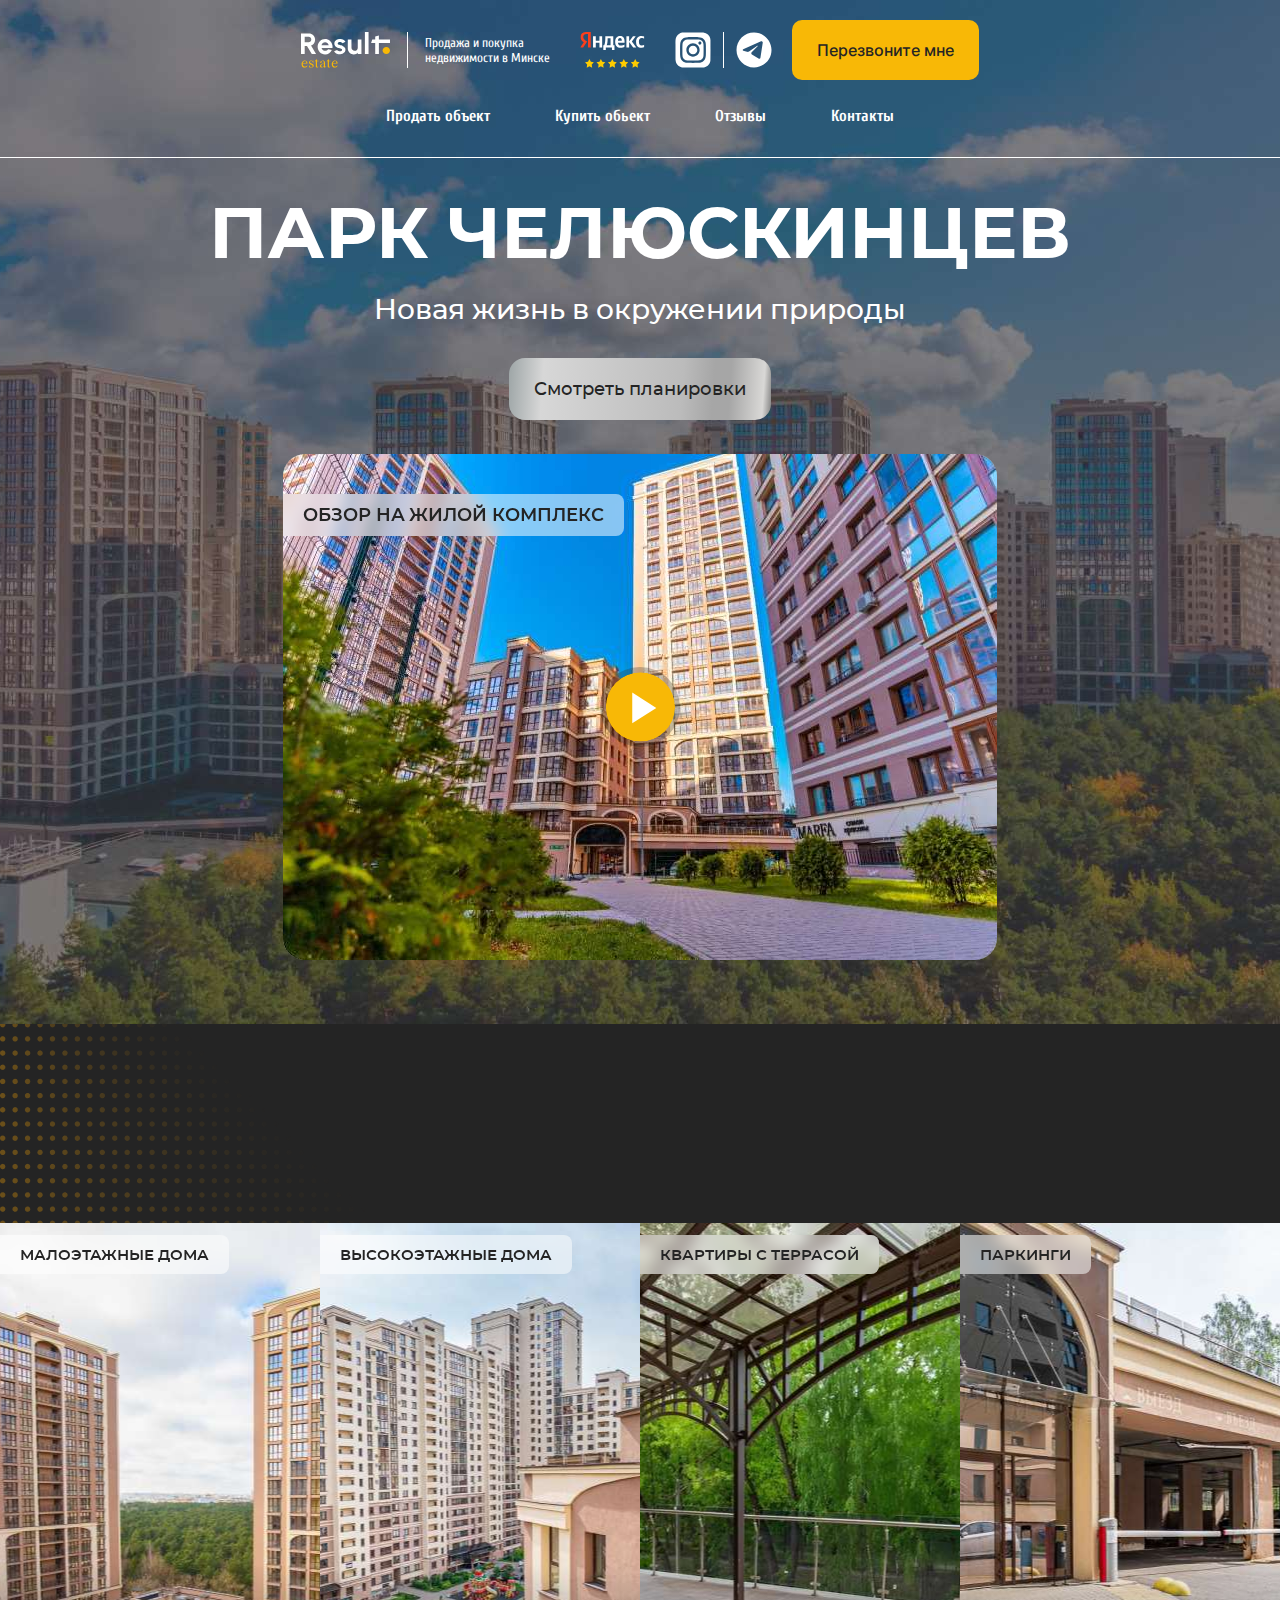
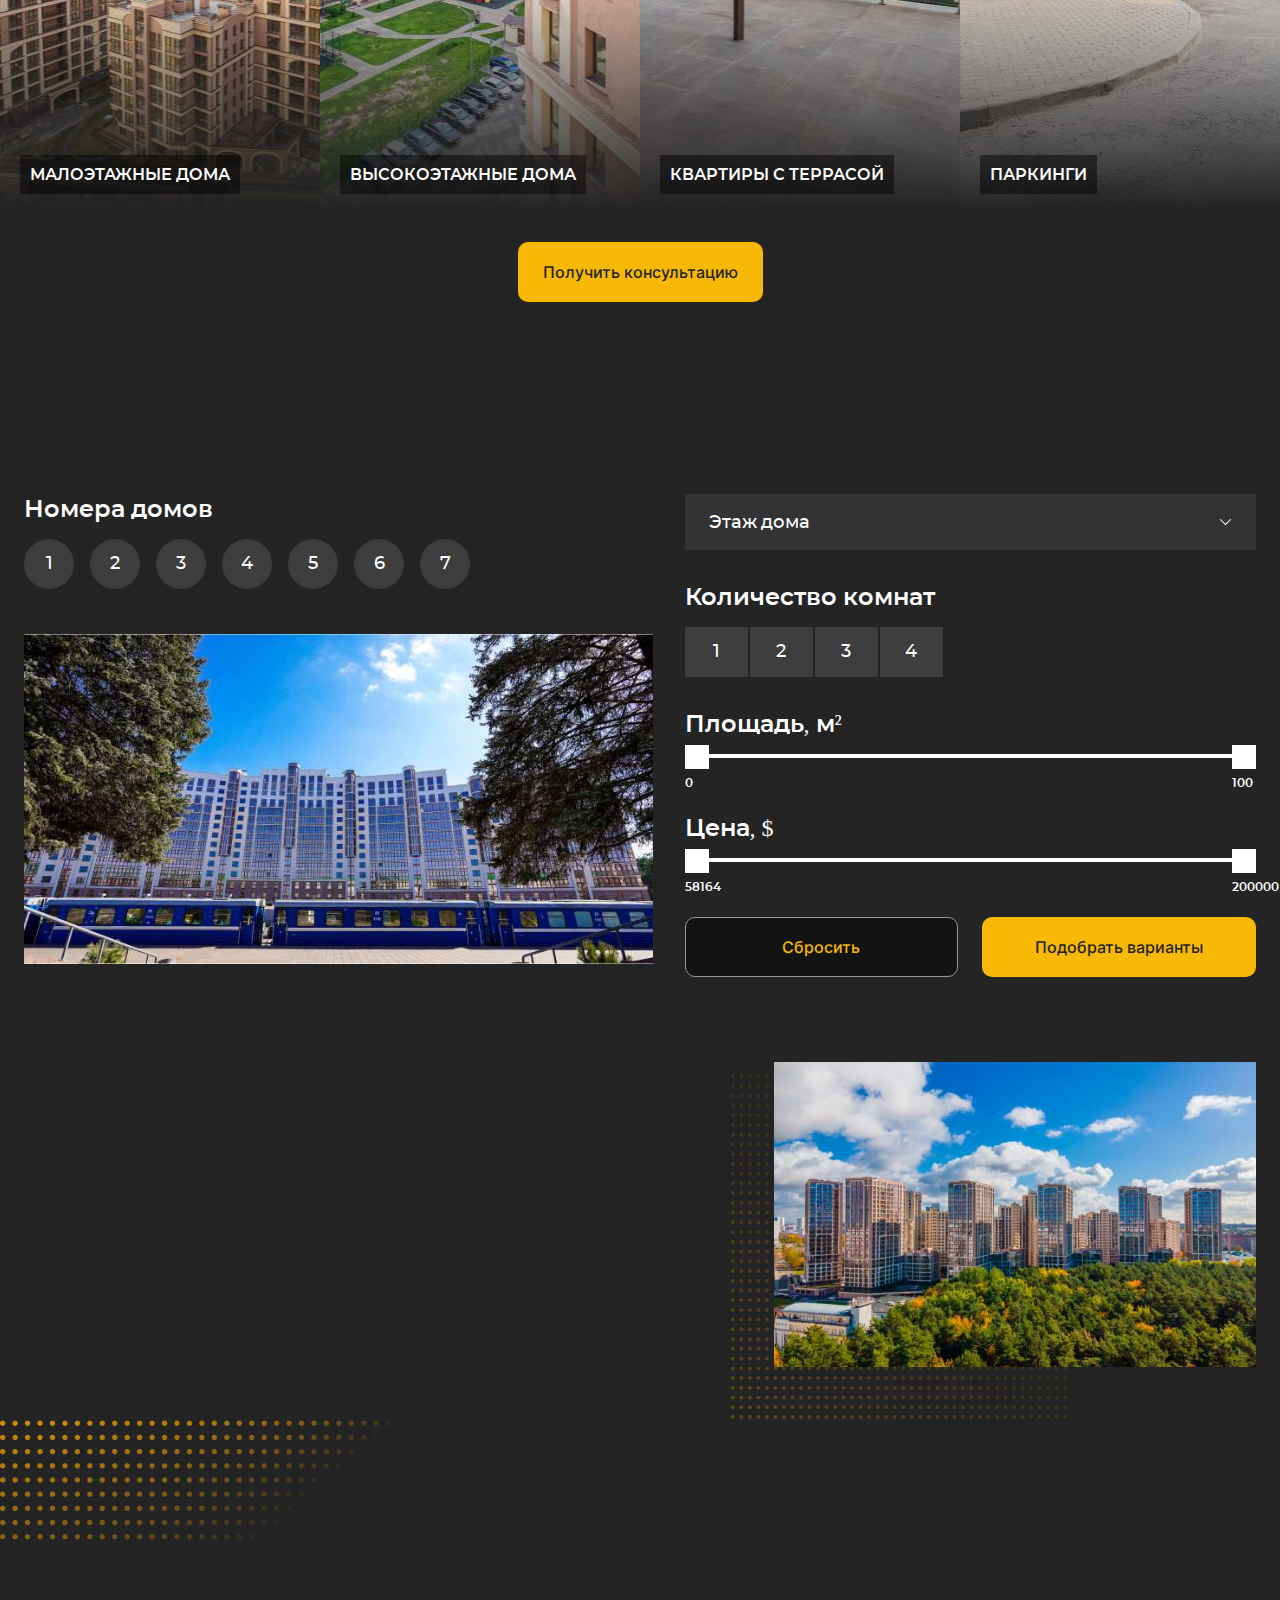
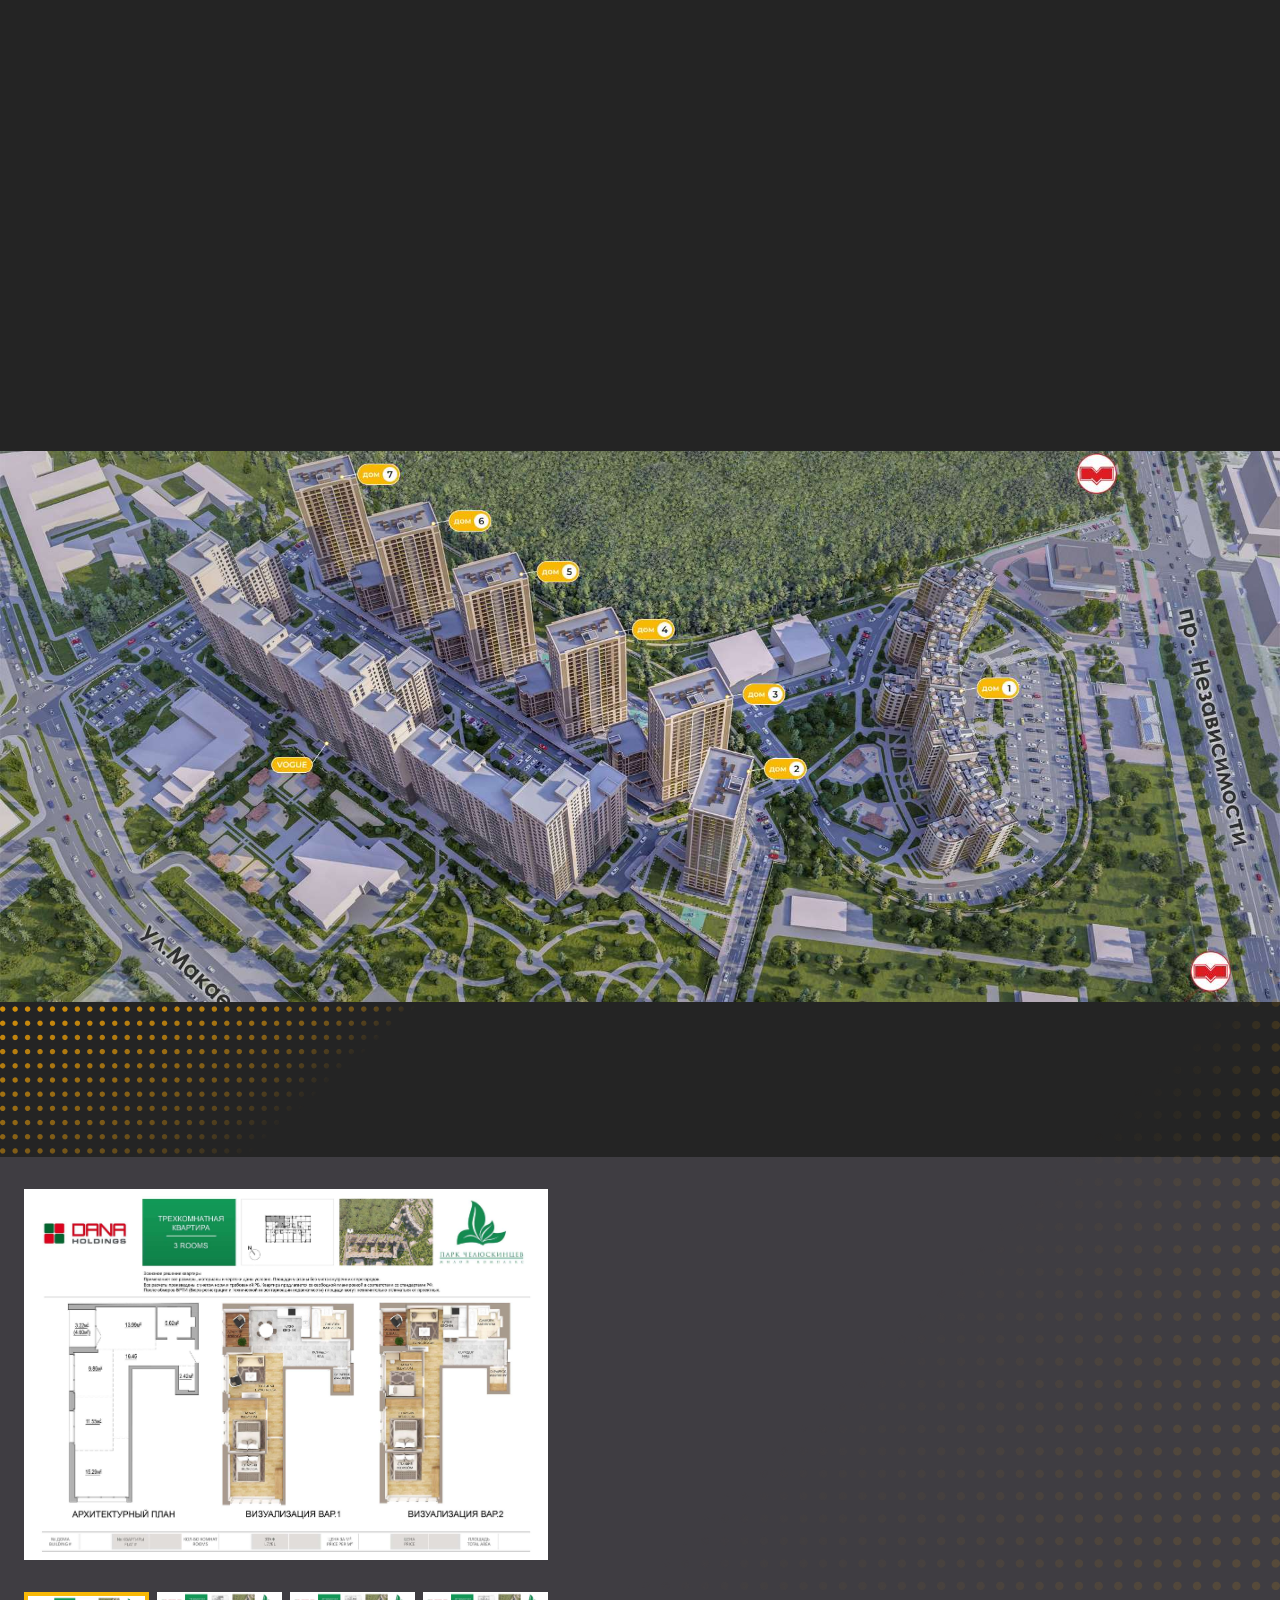
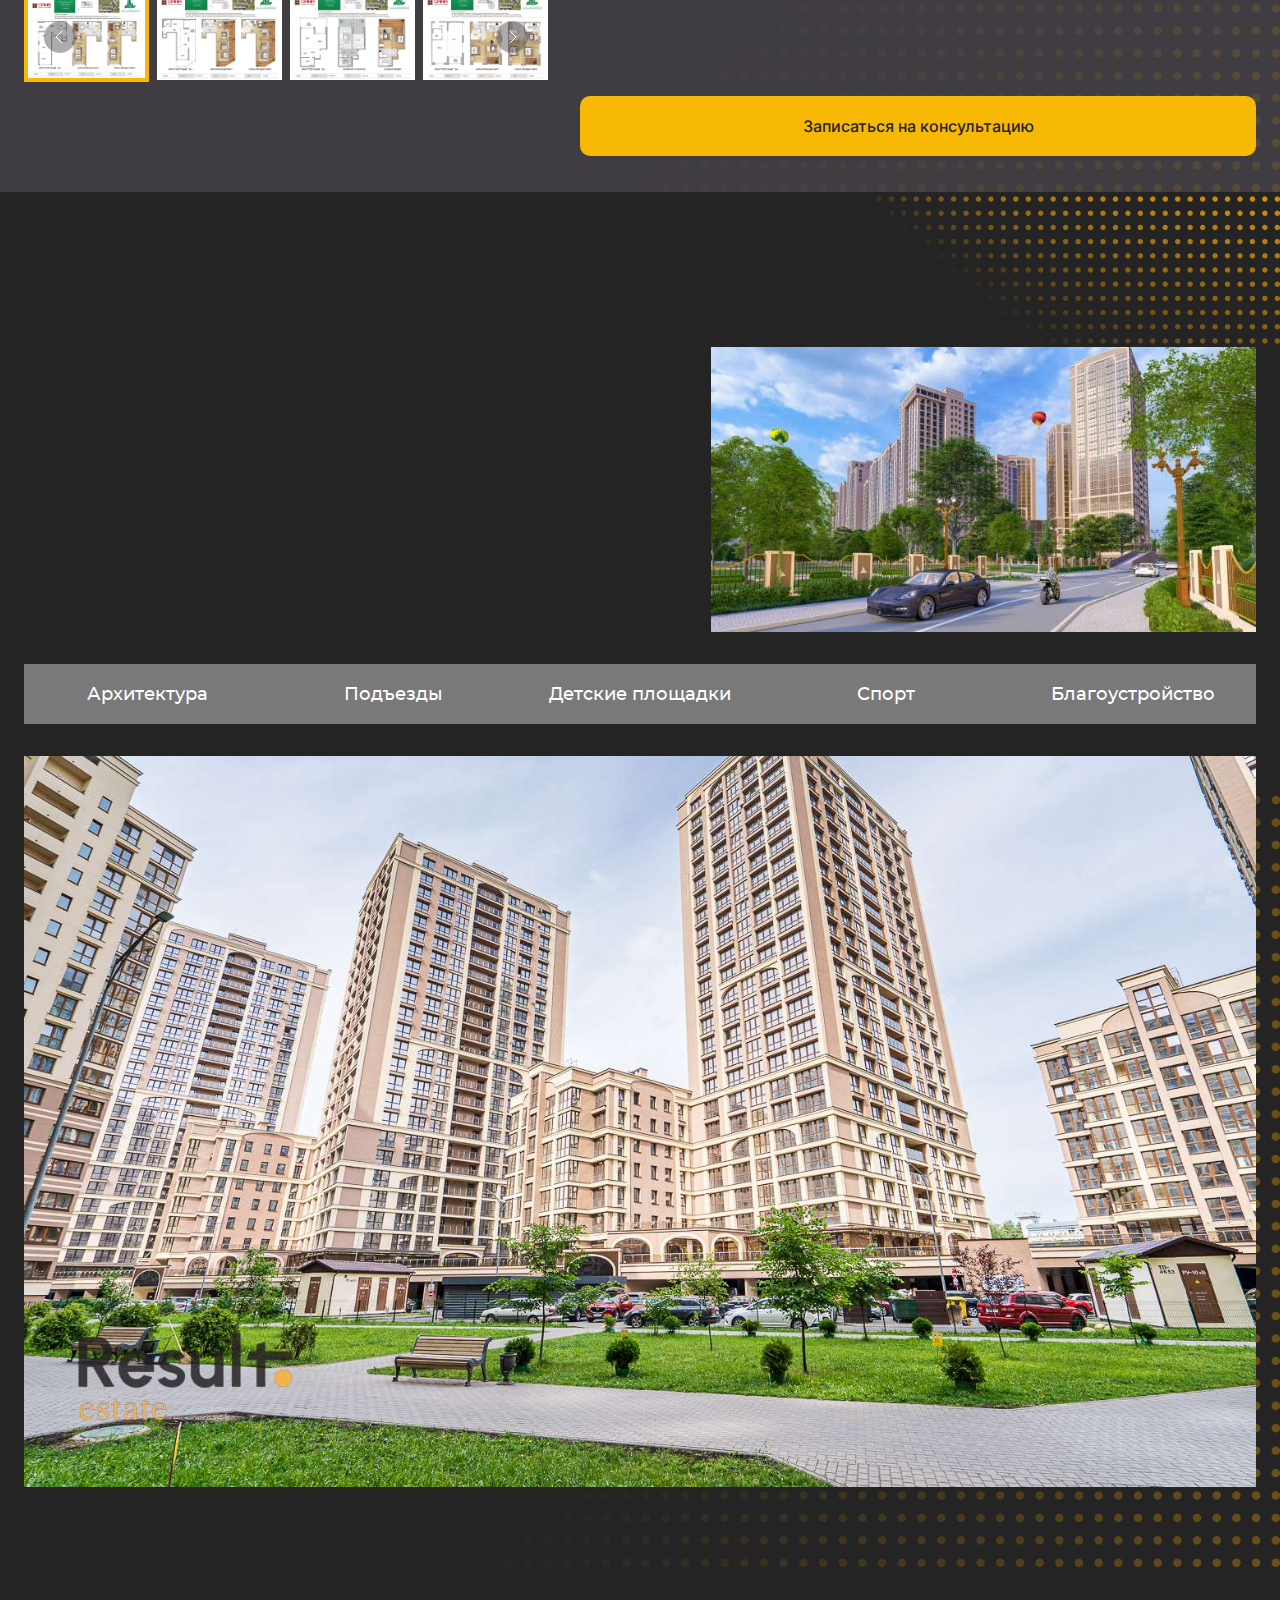
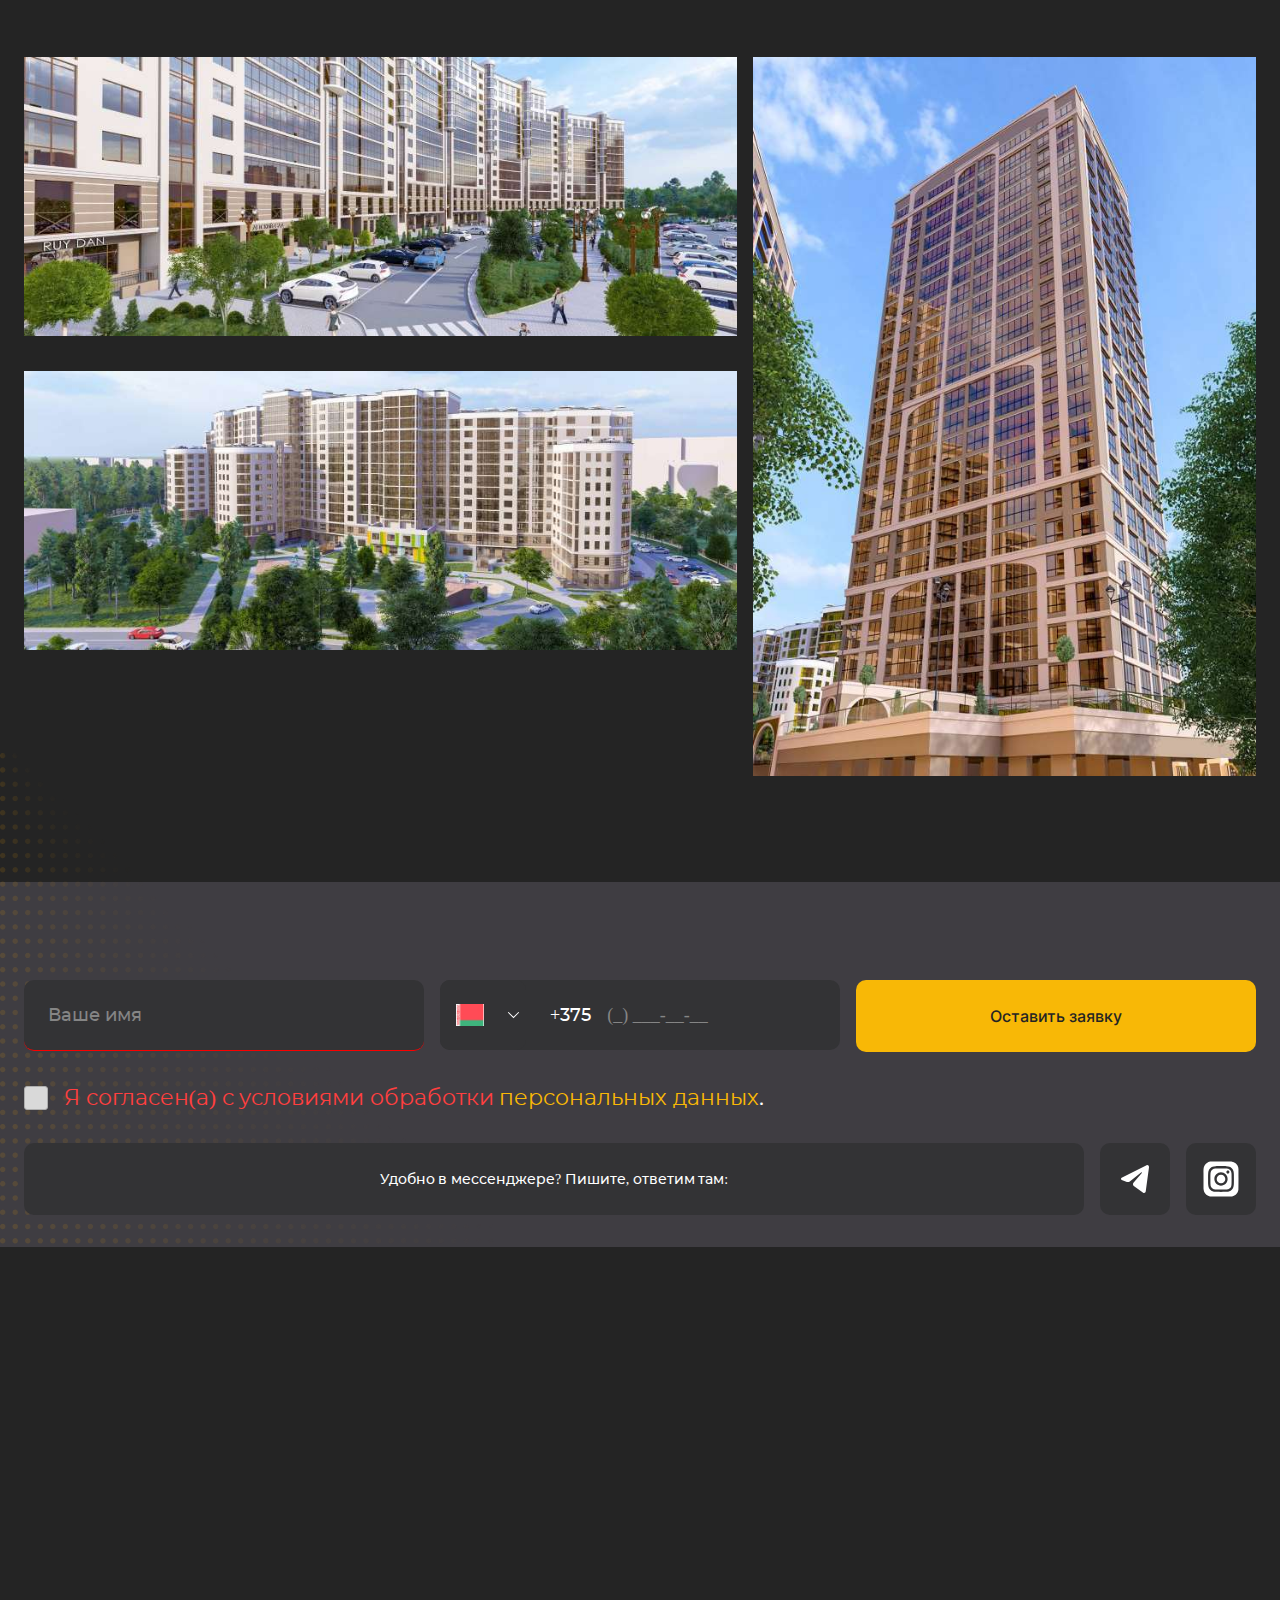
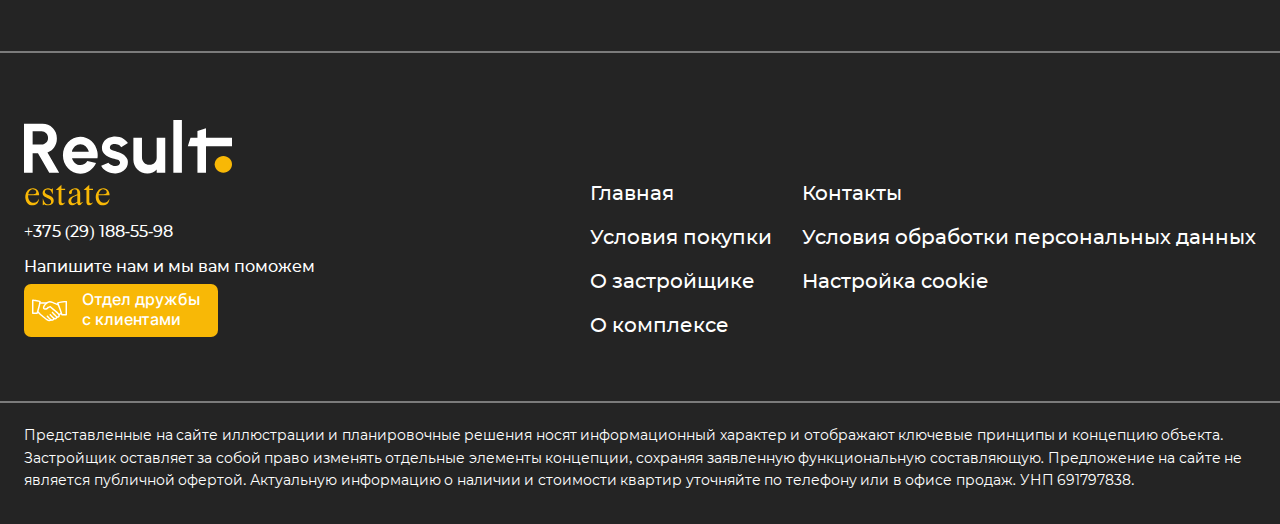
<file: new_f/index.html>
<!DOCTYPE html>
<html>
<head>
	<title>Result</title>
	<meta charset="UTF-8">
	<meta name="viewport" content="width=device-width, initial-scale=1.0">
	<link rel='stylesheet' type='text/css' href='css/css.css' />
	<script type='text/javascript' src='js/js.js'></script>
</head>
<body>
	<div class='b0'>
	<header class='hr c'>
		<div class='hr1'>
			<div class='hr1-c c1'>
				<div class='hr1-menu-close'></div>
				<div class='hr1-t'>
					<div class='hr1-td'>
						<img class='hr1-logo-f' src='img/logo.svg' alt='Result. estate'>
						<div class='hr1-logo-w'>
							Продажа и покупка 
							<div class='hr1-logo-br'></div>
							недвижимости в Минске
						</div>
					</div>
					<div class='hr1-td'>
						<ul class='hr1-menu'>
							<li class='hr1-menu-li'>
								<a class='hr1-menu-a' href=''>
									Продать объект
								</a>
							</li>
							<li class='hr1-menu-li'>
								<a class='hr1-menu-a' href=''>
									Купить обьект
								</a>
							</li>
							<li class='hr1-menu-li'>
								<a class='hr1-menu-a' href=''>
									Отзывы
								</a>
							</li>
							<li class='hr1-menu-li'>
								<a class='hr1-menu-a' href=''>
									Контакты
								</a>
							</li>
						</ul>
					</div>
					<div class='hr1-td'>
						<div class='hr1-f-c'>
							<img class='hr1-f' src='img/yandex.svg' alt=''>
						</div>
					</div>	
					<div class='hr1-td'>
						<div class='hr1-a-c'>
							<a class='hr1-a' href=''>
								<img class='img' src='img/i-instagram.svg' alt=''>
							</a>	
							<a class='hr1-a' href=''>
								<img class='img' src='img/i-telegram.svg' alt=''>
							</a>
						</div>
						<a class='hr1-bn bn bnA' href='tel:+375291885598'>
							<span class='hr1-bn-1 bnA-1'>
								Перезвоните мне
							</span>	
						</a>
					</div>
				</div>
			</div>
		</div>
		
		
		
		<div class='b1 c1'>
			<div class='b1-t'>
				<div class='b1-td'>
					<h1 class='b1-h a-w-lr0'>
						ПАРК ЧЕЛЮСКИНЦЕВ
					</h1>
					<div class='b1-w a-w-lr0'>
						Новая жизнь в окружении природы
					</div>
					<a class='b1-bn bn1 bnA' href='index.html#b6'>
						<span class='b1-bn-1 bnA-1'>
							Смотреть планировки
						</span>	
					</a>
				</div>
				<div class='b1-td'>
					<div class="b1_video-c0">
						<div class="b1_video-c">
							<div class='b1_video-h'>
								ОБЗОР НА ЖИЛОЙ КОМПЛЕКС
							</div>
							<video id="video1" class="b1_video" src="video/test.mp4" poster="img/b1-2.jpg"></video>
							<div class="b1_video-play-c">
								<button id="video1_play" class="b1_video-play" onclick="vidplay1()"></button>
								<div class="b1_video-bg"></div>
							</div>    
						</div>
					</div> 
				</div>
			</div>
		</div>
	</header>
	
	
	
	<main class='mn'>
		<div class='b2 c'>
			<h2 class='b2-h a-prx1'>
				<span class='a-w-lr0-dib a-w-lr0'>
					ВАРИАНТЫ НЕДВИЖИМОСТИ
				</span>	
			</h2>
			
			<div class='b2-t'>
				<div class='b2-td'>
					<div class='b2-h1'>
						МАЛОЭТАЖНЫЕ ДОМА
					</div>
					<div class='b2-b'>
						<div class='b2-b1'>
							<div class='b2-h2'>
								МАЛОЭТАЖНЫЕ ДОМА
							</div>
							<div class='b2-w b2-w_1'>
								Малоэтажные дома &minus; это идеальное сочетание городского комфорта и уюта.
							</div>
						</div>	
						<div class='b2-h3'>
							МАЛОЭТАЖНЫЕ ДОМА
						</div>
					</div>
				</div>
				<div class='b2-td'>
					<div class='b2-h1'>
						ВЫСОКОЭТАЖНЫЕ ДОМА
					</div>
					<div class='b2-b'>
						<div class='b2-b1'>
							<div class='b2-h2'>
								ВЫСОКОЭТАЖНЫЕ ДОМА
							</div>
							<div class='b2-w b2-w_2'>
								Высокоэтажные дома &minus; это захватывающие панорамные виды
								и меньшее количество шума.
							</div>
						</div>	
						<div class='b2-h3'>
							ВЫСОКОЭТАЖНЫЕ ДОМА
						</div>
					</div>
				</div>
				<div class='b2-td'>
					<div class='b2-h1'>
						КВАРТИРЫ С ТЕРРАСОЙ
					</div>
					<div class='b2-b'>
						<div class='b2-b1'>
							<div class='b2-h2'>
								КВАРТИРЫ С ТЕРРАСОЙ
							</div>
							<div class='b2-w b2-w_3'>
								Квартиры с террасами предлагают уникальное сочетание комфорта
								жилья и открытого пространства для отдыха и развлечений,
								обеспечивая жителям возможность наслаждаться свежим воздухом
								и панорамным видам прямо у себя дома.
							</div>
						</div>	
						<div class='b2-h3'>
							КВАРТИРЫ С ТЕРРАСОЙ
						</div>
					</div>
				</div>
				<div class='b2-td'>
					<div class='b2-h1'>
						ПАРКИНГИ
					</div>
					<div class='b2-b'>
						<div class='b2-b1'>
							<div class='b2-h2'>
								ПАРКИНГИ
							</div>
							<div class='b2-w b2-w_4'>
								Паркинг в домах обеспечивает удобство и доступность для жильцов,
								сохраняя автомобили в безопасности и близости от жилья.
							</div>
						</div>
						<div class='b2-h3'>
							ПАРКИНГИ
						</div>
					</div>
				</div>
			</div>
			
			<div class='b2-bn-c'>
				<span class='b2-bn bn bnA' data-box-bn='box1'>
					<span class='b2-bn-1 bnA-1'>
						Получить консультацию
					</span>	
				</span>
			</div>
		</div>
		
		
		
		<div class='b3 c'>
			<div class='b3-c c1'>
				<div class='b3-h a-w-lr0'>
					ПОДОБРАТЬ СВОБОДНУЮ КВАРТИРУ
				</div>
				<form class='b3-fm'>
					<div class='b3-t'>
						<div class='b3-td'>
							<div class='b3-h1'>
								Номера домов
							</div>
							<div class='b3-inp-c'>
								<label class='b3-inp-c1'>
									<input class='b3-inp' name='b3-inp-1' type='checkbox'/>
									<span class='b3-inp-w'>
										1
									</span>	
								</label>
								<label class='b3-inp-c1'>
									<input class='b3-inp' name='b3-inp-2' type='checkbox'/>
									<span class='b3-inp-w'>
										2
									</span>
								</label>
								<label class='b3-inp-c1'>
									<input class='b3-inp' name='b3-inp-3' type='checkbox'/>
									<span class='b3-inp-w'>
										3
									</span>
								</label>
								<label class='b3-inp-c1'>
									<input class='b3-inp' name='b3-inp-4' type='checkbox'/>
									<span class='b3-inp-w'>
										4
									</span>
								</label>
								<label class='b3-inp-c1'>
									<input class='b3-inp' name='b3-inp-5' type='checkbox'/>
									<span class='b3-inp-w'>
										5
									</span>
								</label>
								<label class='b3-inp-c1'>
									<input class='b3-inp' name='b3-inp-6' type='checkbox'/>
									<span class='b3-inp-w'>
										6
									</span>
								</label>
								<label class='b3-inp-c1'>
									<input class='b3-inp' name='b3-inp-7' type='checkbox'/>
									<span class='b3-inp-w'>
										7
									</span>
								</label>
							</div>
						</div>
						
						<div class='b3-td'>
							<div class='slt box3-slt'>
								<div class='slt-t'>
									<!--<div class='slt-td'>-->
										<select class='slt-s'>
											<option class='slt-s-e' selected>
												1
											</option>
											<option class='slt-s-e'>
												2
											</option>
										</select>
										<div class='slt-n-c'>
											<div class='slt-n'>
												<div class='slt-n-e act'>
													Этаж дома
												</div>
												<div class='slt-n-e'>1</div>
												<div class='slt-n-e'>2</div>
												<div class='slt-n-e'>3</div>
												<div class='slt-n-e'>4</div>
												<div class='slt-n-e'>5</div>
												<div class='slt-n-e'>6</div>
												<div class='slt-n-e'>7</div>
												<div class='slt-n-e'>8</div>
												<div class='slt-n-e'>9</div>
												<div class='slt-n-e'>10</div>
												<div class='slt-n-e'>11</div>
												<div class='slt-n-e'>12</div>
												<div class='slt-n-e'>13</div>
												<div class='slt-n-e'>14</div>
												<div class='slt-n-e'>15</div>
												<div class='slt-n-e'>16</div>
												<div class='slt-n-e'>17</div>
												<div class='slt-n-e'>18</div>
												<div class='slt-n-e'>19</div>
												<div class='slt-n-e'>20</div>
												<div class='slt-n-e'>21</div>
												<div class='slt-n-e'>22</div>
												<div class='slt-n-e'>23</div>
												<div class='slt-n-e'>24</div>
												<div class='slt-n-e'>25</div>
											</div>
										</div>	
									<!--</div>-->
<!--									<div class='slt-td'>
										<span class='slt-part'>
											+375
										</span>
									</div>-->
<!--									<div class='slt-td'>
										<input class='slt-inp tel' type='text' placeholder='(_) ___-__-__'/>
									</div>-->
								</div>
							</div>
							
							<div class='b3-h1'>
								Количество комнат
							</div>
							<div class='b3-inp1-c'>
								<div class='b3-inp1-c1'>
									<input class='b3-inp1' name='b3-inp1-1' type='checkbox'/>
									<span class='b3-inp1-w'>
										1
									</span>	
								</div>
								<div class='b3-inp1-c1'>
									<input class='b3-inp1' name='b3-inp1-2' type='checkbox'/>
									<span class='b3-inp1-w'>
										2
									</span>	
								</div>
								<div class='b3-inp1-c1'>
									<input class='b3-inp1' name='b3-inp1-3' type='checkbox'/>
									<span class='b3-inp1-w'>
										3
									</span>	
								</div>
								<div class='b3-inp1-c1'>
									<input class='b3-inp1' name='b3-inp1-4' type='checkbox'/>
									<span class='b3-inp1-w'>
										4
									</span>	
								</div>
							</div>
							
<!--							<div class='rslr'>
								<div class='rslr-bns' style='left:0%;right:0%;'>
									<div class='rslr-bn rslr-bn-l'>
										<div class='rslr-bn-w'>
											34
										</div>
									</div>
									<div class='rslr-bn rslr-bn-r'>
										<div class='rslr-bn-w'>
											200
										</div>
									</div>
								</div>
							</div>-->
							<div class='b3-h1'>
								Площадь, м²
							</div>
							<div class="rslr">
								<div class="rslr-values">
									<span class="rslr-range rslr-range1">
										0
									</span>
									<span class="rslr-range rslr-range2">
										100
									</span>
								</div>
								<div class="rslr-container">
									<div class="rslr-track"></div>
									<input class="rslr-1" type="range" min="0" max="100" value="0">
									<input class="rslr-2" type="range" min="0" max="100" value="100">
								</div>
							</div>
							
							
							<div class='b3-h1'>
								Цена, $
							</div>
							<div class="rslr">
								<div class="rslr-values">
									<span class="rslr-range rslr-range1">
										58164
									</span>
									<span class="rslr-range rslr-range2">
										200000
									</span>
								</div>
								<div class="rslr-container">
									<div class="rslr-track"></div>
									<input class="rslr-1" type="range" min="58164" max="200000" value="58164">
									<input class="rslr-2" type="range" min="58164" max="200000" value="200000">
								</div>
							</div>

							<div class='b3-bn-c'>
								<button class='b3-bn1 bn' type='reset'>
									<span class='b3-bn-1'>
										Сбросить
									</span>
								</button>
								<span class='b3-bn2 bn bnA' data-box-bn="box1">
									<span class='b3-bn-1 bnA-1'>
										Подобрать варианты
									</span>
								</span>
							</div>
						</div>
						
						
						<div class='b3-td'>
							<div class='b3-f-c'>
								<img class='b3-f' src='img/b3-1.jpg' alt=''/>
							</div>
						</div>
					</div>
				</form>	
			</div>
		</div>
		
		
		
		<div class='b4 c1'>
			<div class='b4-t'>
				<div class='b4-td a-w-lr0'>
					<div class='b4-b'>
						<div class='b4-h'>
							О Парке Челюскинцев 
						</div>
						<div class='b4-w'>
							Жилой комплекс Парк Челюскинцев идеально
							расположен на пр. Независимости около Парка 
							Челюскинцев и Ботанического сада.
							<div class='b4-sep'></div>
							Жилой комплекс Парк Челюскинцев.
							<div class='b4-sep'></div>
							Жизнь в окружении природы.
						</div>
					</div>	
					<div class='b4-w1'>
						<a class='b4-a' href='tel:+375291885598'>
							+375 (29) 188-55-98
						</a>
						<div class='b4-sep1'></div>
						(получить консультацию)
						<div class='b4-w1-1'>
							<span class='b4-w1-1-1'>
								ЛИБО ПРИЕХАТЬ ПО АДРЕСУ Г. МИНСК, УЛ. ДЗЕРЖИНСКОГО, 9
							</span>	
						</div>
					</div>
				</div>
				<div class='b4-td'>
					<img class='b4-f' src='img/b4-1.jpg' alt=''/>
				</div>
			</div>
		</div>
		
		
		
		<div class='b5 c'>
			<div class='b5-h a-prx1'>
				<div class='b5-h-1 c1'>
					<span class='a-w-lr0-dib a-w-lr0'>
						ПРЕИМУЩЕСТВА ЖИЛОГО КОМПЛЕКСА
					</span>	
				</div>	
			</div>
			<div class='b5-c c1'>
				<div class='b5-t'>
					<div class='b5-td a-w-lr0'>
						<img class='b5-f' src='img/b5-1.png' alt=''/>
						<div class='b5-w'>
							детские и спортивные площадки
						</div>
					</div>
					<div class='b5-td a-w-lr0'>
						<img class='b5-f' src='img/b5-2.png' alt=''/>
						<div class='b5-w'>
							Квартиры с террасами
						</div>
					</div>
					<div class='b5-td a-w-lr0'>
						<img class='b5-f' src='img/b5-3.png' alt=''/>
						<div class='b5-w'>
							ПОДЗЕМНЫЙ ПАРКИНГ И ОТКРЫТЫЕ АВТОСТОЯНКИ
						</div>
					</div>
					<div class='b5-td a-w-lr0'>
						<img class='b5-f' src='img/b5-4.png' alt=''/>
						<div class='b5-w'>
							РАЗВИТАЯ ИНФРАСТРУКТА
						</div>
					</div>
					<div class='b5-td a-w-lr0'>
						<img class='b5-f' src='img/b5-5.png' alt=''/>
						<div class='b5-w'>
							2 детских садика
						</div>
					</div>
					<div class='b5-td a-w-lr0'>
						<img class='b5-f' src='img/b5-6.png' alt=''/>
						<div class='b5-w'>
							МЕТРО В ШАГОВОЙ ДОСТУПНОСТИ
						</div>
					</div>
					<div class='b5-td a-w-lr0'>
						<img class='b5-f' src='img/b5-7.png' alt=''/>
						<div class='b5-w'>
							ПАРК РЯДОМ
						</div>
					</div>
					<div class='b5-td a-w-lr0'>
						<img class='b5-f' src='img/b5-8.png' alt=''/>
						<div class='b5-w'>
							СОВРЕМЕННАЯ АРХИТЕКТУРА
						</div>
					</div>
				</div>
			</div>	
			
			
			
			<div class='b5-map-c'>
				<img class='b5-map' src='img/b5-map.jpg' alt='' data-box-bn='b5-map'/>
			</div>
		</div>
		
		
		
		<div class='b6 c' id='b6'>
			<div class='b6-h a-prx1'>
				<div class='b6-h-1 c1'>
					<span class='a-w-lr0-dib a-w-lr0'>
						ВАРИАНТЫ ПЛАНИРОВОК
					</span>	
				</div>	
			</div>
			<div class='b6-c'>
				<div class='b6-c1 c1'>
					<div class='b6-t'>
						<div class='b6-td'>
							<div class='crl'>
								<div class='crl-m-f-c'>
									<img class='crl-m-f' src='img/b6-1.jpg' alt='' data-box-bn='crl-m-f'/>
								</div>
								<div class='crl-s-c'>
									<div class='crl-ars-c'>
										<img class='crl-arw crl-arw-l' src='img/crl-arw-l.svg' alt=''/>
										<img class='crl-arw crl-arw-r' src='img/crl-arw-r.svg' alt=''/>
									</div>
									<div class='crl-s-t'>
										<div class='crl-s-td'>
											<img class='crl-s-f' src='img/b6-1.jpg' alt=''/>
										</div>
										<div class='crl-s-td'>
											<img class='crl-s-f' src='img/b6-2.jpg' alt=''/>
										</div>
										<div class='crl-s-td'>
											<img class='crl-s-f' src='img/b6-3.jpg' alt=''/>
										</div>
										<div class='crl-s-td'>
											<img class='crl-s-f' src='img/b6-4.jpg' alt=''/>
										</div>
										<div class='crl-s-td'>
											<img class='crl-s-f' src='img/b6-5.jpg' alt=''/>
										</div>
									</div>
								</div>
							</div>
						</div>

						<div class='b6-td'>
							<div class='b6-td1 a-w-lr0'>
								<div class='b6-h1'>
									КОМПЛЕКС “ПАРК ЧЕЛЮСКИНЦЕВ”
								</div>
								<div class='b6-w'>
									Жизнь в окружении природы.
								</div>
								<div class='b6-w'>
									Мы уверены, что жилой комплекс «Парк 
									Челюскинцев» подарит своим жителям много 
									счастливых лет!
								</div>
								<div class='b6-w b6-w_1'>
									ВСЕ КВАРТИРЫ НА МОМЕНТ ВВОДА СДАЧИ ДОМА
									ВВОДЯТСЯ СО СВОБОДНОЙ ПЛАНИРОВКОЙ.
								</div>
								<div class='b6-w b6-w_2'>
									Примечание: все размеры, материалы и чертежи даны 
									условно. Площади указаны без учета внутренних 
									перегородок. Все расчеты произведены с учетом норм и
									требований РБ.
								</div>
							</div>	
							<div class='b6-td1'>
								<span class='b6-bn bn bnA' data-box-bn="box1">
									<span class='b6-bn-1 bnA-1'>
										Записаться на консультацию
									</span>
								</span>
							</div>	
						</div>
						<div class='b6-td'>
							<a class='b6-bn bn bnA' href='#'>
								<span class='b6-bn-1 bnA-1'>
									Записаться на консультацию
								</span>
							</a>
						</div>
					</div>
				</div>	
			</div>
		</div>
		
		
		
		<div class='b7 c'>
			<div class='b7-h a-prx1'>
				<div class='b7-h-1 c1'>
					<span class='a-w-lr0-dib a-w-lr0'>
						ЗДЕСЬ ЕСТЬ ВСЁ ДЛЯ КОМФОРТНОЙ ЖИЗНИ
					</span>	
				</div>	
			</div>
			<div class='b7-c c1' data-tabs>
				<div class='b7-t'>
					<div class='b7-td a-w-lr0'>
						<div class='b7-w'>
							«Парк Челюскинцев» - это высокий уровень комфорта и
							заботы о каждом аспекте жизни современного
							человека
						</div>
					</div>
					<div class='b7-td'>
						<img class='b7-f' src='img/b7-3.jpg' alt=''/>
					</div>
				</div>
				
				<div class='b7-t1-c'>
					<div class='b7-t1' data-tabs-btns='tabs1-btns'>
						<div class='b7-td1 b7-td1_1' data-tabs-btn='tabs1-bn1' data-tabs-btn-f='img/b7-tab-1.jpg' data-box-bn-href='b7-f1-1'>
							Архитектура
						</div>
						<div class='b7-td1 b7-td1_2' data-tabs-btn='tabs1-bn2' data-tabs-btn-f='img/b7-tab-2.jpg' data-box-bn-href='b7-f1-2'>
							Подъезды
						</div>
						<div class='b7-td1 b7-td1_2' data-tabs-btn='tabs1-bn3' data-tabs-btn-f='img/b7-tab-3.jpg' data-box-bn-href='b7-f1-3'>
							Детские площадки
						</div>
						<div class='b7-td1 b7-td1_2' data-tabs-btn='tabs1-bn4' data-tabs-btn-f='img/b7-tab-4.jpg' data-box-bn-href='b7-f1-4'>
							Спорт
						</div>
						<div class='b7-td1 b7-td1_2' data-tabs-btn='tabs1-bn5' data-tabs-btn-f='img/b7-tab-5.jpg' data-box-bn-href='b7-f1-5'>
							Благоустройство
						</div>
					</div>
				</div>	
				
				<div class='b7-f1-c'>
					<img class='b7-f1' src='img/b7-tab-1.jpg' data-tabs-f='tabs1' alt='' data-box-bn='b7-f1-1'/>
				</div>
			</div>
		</div>
		
		
		
		<div class='b8 c'>
			<div class='b8-c c1'>
				<div class='b8-h a-w-lr0'>
					КВАРТИРЫ ОТ СОБСТВЕННИКА
					<div class='b8-sep'></div>
					В ЖК «ПАРК ЧЕЛЮСКИНЦЕВ»
				</div>
				<div class='b8-t'>
					<div class='b8-td'>
						<img class='b8-f' src='img/b8-1.jpg' alt=''/>
					</div>
					<div class='b8-td'>
						<img class='b8-f1' src='img/b8-2.jpg' alt=''/>
					</div>
					<div class='b8-td'>
						<img class='b8-f' src='img/b8-3.jpg' alt=''/>
					</div>
					<div class='b8-td a-w-lr0'>
						<div class='b8-h1'>
							ЗДЕСЬ МОЖЕТ БЫТЬ ВАША КВАРТИРА!
						</div>
						<div class='b8-w'>
							У нас уже есть покупатели на Вашу квартиру! 
						</div>
					</div>
				</div>
			</div>
		</div>
		
		
		
		<div class='b9 c'>
			<div class='b9-c c1'>
				<form class='b9-fm'>
					<!--<a class='hr1-bn bn bnA' href='tel:+375291885598'> +375 (29) 188-55-98-->
					<div class='b9-h a-w-lr0'>
						Здесь можно оставить вашу заявку
					</div>
					<div class='b9-t'>
						<div class='b9-td'>
							<input class='b9-inp' type='text' placeholder='Ваше имя' required/>
						</div>
						<div class='b9-td'>
							<div class='slt'>
								<div class='slt-t'>
									<div class='slt-td'>
										<select class='slt-s'>
											<option class='slt-s-e' selected>
												1
											</option>
											<option class='slt-s-e'>
												2
											</option>
										</select>
										<div class='slt-n-c'>
											<div class='slt-n'>
												<div class='slt-n-e act'>
													<img class='slt-f' src='img/flag-1.jpg' alt=''/>
													<span class='slt-n-e-1'>
														+375
													</span>	
												</div>
												<div class='slt-n-e'>
													<img class='slt-f' src='img/flag-1.jpg' alt=''/>
													<span class='slt-n-e-1'>
														+375
													</span>
												</div>
											</div>
										</div>	
									</div>
									<div class='slt-td'>
										<span class='slt-part'>
											+375
										</span>
									</div>
									<div class='slt-td'>
										<input class='slt-inp tel' type='text' placeholder='(_) ___-__-__'/>
									</div>
								</div>
							</div>
						</div>
						<div class='b9-td'>
							<button class='b9-bn bn bnA' type='submit'>
								<span class='b9-bn-1 bnA-1'>
									Оставить заявку
								</span>	
							</button>
						</div>
					</div>
					
					<label class='b9-t1'>
						<input class='b9-inp1' type='checkbox'/>
						<span class='b9-inp1-n'></span>
						<span class='b9-td1'>
							Я согласен(а) с условиями обработки
							<a class='b9-inp1-a' href='#'>персональных данных</a><span class='b9-inp1-w'>.</span>
						</span>
					</label>
					
					<div class='b9-t2'>
						<div class='b9-td2'>
							Удобно в мессенджере? Пишите, ответим там:
						</div>
						<div class='b9-td2'>
							<a class='b9-a' href='#'>
								<!--<img class='b9-f' src='img/i-telegram-2.svg' alt=''/>-->
								<svg class='b9-f' width="28" height="28" viewBox="0 0 28 28" fill="none" xmlns="http://www.w3.org/2000/svg">
									<path d="M27.9765 2.42344C28.1947 0.812495 26.8545 -0.459033 25.6011 0.169851L0.638431 12.6955C-0.26035 13.1465 -0.194607 14.7024 0.737567 15.0416L5.88551 16.9152C6.86802 17.2728 7.93192 17.0879 8.78988 16.4105L20.3962 7.24641C20.7462 6.97006 21.1277 7.53878 20.8287 7.89112L12.4742 17.7352C11.6638 18.6901 11.8246 20.3082 12.7994 21.0068L22.1532 27.7104C23.2023 28.4623 24.5519 27.707 24.7482 26.2582L27.9765 2.42344Z" fill="white"/>
								</svg>
							</a>
						</div>
						<div class='b9-td2'>
							<a class='b9-a' href='#'>
								<!--<img class='b9-f' src='img/i-instagram-2.svg' alt=''/>-->
								<svg class='b9-f' width="36" height="36" viewBox="0 0 36 36" fill="none" xmlns="http://www.w3.org/2000/svg">
									<path d="M28.0704 10.3846C27.8362 9.78147 27.5563 9.35067 27.104 8.89832C26.6518 8.44598 26.2211 8.16596 25.6181 7.93171C25.1632 7.754 24.4795 7.54399 23.2196 7.48745C21.8575 7.42552 21.4484 7.41206 17.9974 7.41206C17.5667 7.41206 17.1817 7.41206 16.8372 7.41206C14.4279 7.41206 13.9676 7.42821 12.7751 7.48206C11.5153 7.5386 10.8316 7.74862 10.3766 7.92633C9.77364 8.16057 9.34293 8.4406 8.8907 8.89294C8.43846 9.34528 8.1585 9.77608 7.92431 10.3792C7.74664 10.8342 7.53667 11.5181 7.48014 12.7782C7.41823 14.1406 7.40477 14.5472 7.40477 17.999C7.40477 21.4508 7.41823 21.8601 7.48014 23.2225C7.53667 24.4826 7.74933 25.1665 7.92431 25.6215C8.1585 26.2247 8.43846 26.6555 8.8907 27.1078C9.34293 27.5601 9.77364 27.8402 10.3766 28.0744C10.8316 28.2521 11.5153 28.4621 12.7751 28.5214C14.1372 28.5833 14.5464 28.5968 17.9974 28.5968C21.4484 28.5968 21.8575 28.5833 23.2196 28.5214C24.4795 28.4648 25.1632 28.2548 25.6181 28.0771C26.2211 27.8429 26.6518 27.5628 27.104 27.1105C27.5563 26.6581 27.8362 26.23 28.0704 25.6269C28.2481 25.1719 28.4581 24.488 28.5146 23.2279C28.5765 21.8655 28.59 21.4562 28.59 18.0071C28.59 14.558 28.5765 14.1487 28.5146 12.7863C28.4581 11.5262 28.2454 10.8423 28.0704 10.3873V10.3846ZM17.9974 24.6441C14.3337 24.6441 11.3619 21.6743 11.3619 18.0071C11.3619 14.3399 14.3337 11.3701 17.9974 11.3701C21.661 11.3701 24.6329 14.3426 24.6329 18.0071C24.6329 21.6716 21.6637 24.6441 17.9974 24.6441ZM24.894 12.6598C24.038 12.6598 23.3435 11.9651 23.3435 11.1089C23.3435 10.2527 24.038 9.55799 24.894 9.55799C25.75 9.55799 26.4445 10.2527 26.4445 11.1089C26.4445 11.9651 25.75 12.6598 24.894 12.6598Z" fill="white"/>
									<path d="M17.9973 22.3153C20.376 22.3153 22.3043 20.3865 22.3043 18.0072C22.3043 15.628 20.376 13.6992 17.9973 13.6992C15.6186 13.6992 13.6903 15.628 13.6903 18.0072C13.6903 20.3865 15.6186 22.3153 17.9973 22.3153Z" fill="white"/>
									<path d="M35.4677 8.09067C35.3573 6.68518 35.1177 5.74011 34.6251 4.74118C34.2213 3.92266 33.7745 3.31415 33.1257 2.68949C31.9682 1.58286 30.5523 0.909737 28.8645 0.66741C28.0461 0.54894 27.8846 0.513937 23.7014 0.505859H18.0054C10.6996 0.505859 8.56222 0.513937 8.14767 0.54894C6.64828 0.672795 5.7142 0.909737 4.69935 1.41593C3.91601 1.80634 3.29688 2.25599 2.68851 2.88874C1.57676 4.04113 0.903784 5.45739 0.661514 7.1456C0.54307 7.96413 0.508076 8.13106 0.5 12.3098C0.5 13.7046 0.5 15.5382 0.5 17.9991C0.5 25.3012 0.508076 27.4364 0.54307 27.851C0.664205 29.3104 0.893016 30.2285 1.37756 31.2328C2.30357 33.1553 4.07214 34.5985 6.15567 35.137C6.8771 35.3228 7.6739 35.4251 8.69682 35.4735C9.13021 35.4924 13.5476 35.5059 17.9677 35.5059C22.3878 35.5059 26.8079 35.5005 27.2305 35.4789C28.4149 35.4224 29.1041 35.3308 29.8632 35.1343C31.9602 34.5931 33.6964 33.1714 34.6413 31.2221C35.1151 30.242 35.3573 29.2888 35.4677 27.9049C35.4919 27.6033 35.5 22.7945 35.5 17.9937C35.5 13.193 35.4892 8.39223 35.465 8.09067H35.4677ZM30.8403 23.3357C30.7757 24.7116 30.5577 25.6513 30.24 26.4725C29.9089 27.3233 29.4675 28.0422 28.7487 28.7611C28.03 29.48 27.3113 29.9216 26.4606 30.2528C25.6396 30.5732 24.6974 30.7913 23.3219 30.8532C21.9436 30.9151 21.5048 30.9313 17.9946 30.9313C14.4844 30.9313 14.0456 30.9151 12.6674 30.8532C11.2918 30.7913 10.3523 30.5732 9.5313 30.2528C8.68066 29.9216 7.96193 29.48 7.24319 28.7611C6.52446 28.0422 6.08299 27.3206 5.75188 26.4725C5.43155 25.6513 5.2162 24.7116 5.15159 23.3357C5.08968 21.9571 5.07353 21.5182 5.07353 18.0072C5.07353 14.4962 5.08968 14.0573 5.15159 12.6787C5.21351 11.3028 5.43155 10.3632 5.75188 9.54194C6.08299 8.6911 6.52446 7.9722 7.24319 7.2533C7.96193 6.5344 8.68336 6.09283 9.5313 5.76434C10.3523 5.44393 11.2918 5.22584 12.6674 5.16391C14.0456 5.10198 14.4871 5.08583 17.9919 5.08583H17.9973C21.5048 5.08583 21.9436 5.10198 23.3219 5.16391C24.6974 5.22584 25.6369 5.44393 26.4606 5.76434C27.3113 6.09283 28.03 6.5344 28.7487 7.2533C29.4675 7.9722 29.9089 8.6938 30.24 9.54194C30.5577 10.3632 30.7757 11.3028 30.8403 12.6787C30.9022 14.0573 30.9184 14.4989 30.9184 18.0072C30.9184 21.5156 30.9022 21.9571 30.8403 23.3357Z" fill="white"/>
								</svg>

							</a>
						</div>
					</div>
				</form>
			</div>
		</div>
		
		
		
		<div class='b10 c'>
			<div class='b10-map'>
				<div style="position:relative;overflow:hidden;">
					<iframe class='b10-map-iframe' src="https://yandex.ru/map-widget/v1/?ll=27.579647%2C53.908626&theme=dark&mode=search&ol=geo&ouri=ymapsbm1%3A%2F%2Fgeo%3Fdata%3DCgg1MzAwMDExNxIc0JHQtdC70LDRgNGD0YHRjCwg0JzRltC90YHQuiIKDQ5y3EEVZpxXQg%2C%2C&z=13.97" width="560" height="400" frameborder="1" allowfullscreen="true" style="position:relative;"></iframe>
				</div>
			</div>
		</div>
	</main>
	
	
	
	<footer class='fr'>
		<div class='fr1'>
			<div class='fr1-c'>
				<div class='fr1-c1 c1'>
					<div class='fr1-t'>
						<div class='fr1-td'>
							<div class='fr1-logo-c'>
								<img class='fr1-logo' src='img/logo.svg' alt='Result. estate'/>
							</div>	
							<a class='fr1-a' href='tel:+375291885598'>
								+375 (29) 188-55-98
							</a>
							<div class='fr1-h'>
								Напишите нам и мы вам поможем
							</div>
							<a class='fr1-bn fr1-bn_2 bn' href='#'>
								Отдел дружбы
								с клиентами
							</a>
						</div>
						<div class='fr1-td'>
							<ul class='fr1-menu'>
								<li class='fr1-menu-li'>
									<a class='fr1-menu-a' href='#'>
										Главная
									</a>
								</li>
								<li class='fr1-menu-li'>
									<a class='fr1-menu-a' href='#'>
										Контакты
									</a>
								</li>
								<li class='fr1-menu-li'>
									<a class='fr1-menu-a' href='#'>
										Условия покупки
									</a>
								</li>
								<li class='fr1-menu-li'>
									<a class='fr1-menu-a' href='#'>
										Условия обработки персональных данных
									</a>
								</li>
								<li class='fr1-menu-li'>
									<a class='fr1-menu-a' href='#'>
										О застройщике
									</a>
								</li>
								<li class='fr1-menu-li'>
									<a class='fr1-menu-a' href='#'>
										Настройка cookie
									</a>
								</li>
								<li class='fr1-menu-li'>
									<a class='fr1-menu-a' href='#'>
										О комплексе
									</a>
								</li>
							</ul>
						</div>	
					</div>
				</div>
			</div>
			
			<div class='fr1-c'>
				<div class='c1'>
					<div class='fr1-w'>
						Представленные на сайте иллюстрации и планировочные решения носят информационный характер и отображают ключевые принципы и концепцию объекта. Застройщик оставляет за собой право изменять отдельные элементы концепции, сохраняя заявленную функциональную составляющую. Предложение на сайте не является публичной офертой. Актуальную информацию о наличии и стоимости квартир уточняйте по телефону или в офисе продаж. УНП 691797838.
					</div>
				</div>
			</div>
		</div>
	</footer>
	
	<div class='box boxF' data-box='crl-m-f'>
		<div class='box-td'>
			<div class='box-b'>
				<div class='box-b1'>
					<div class='box-bn-c'>
						<svg class="box-bn" width="15" height="14" viewBox="0 0 15 14" fill="none" xmlns="http://www.w3.org/2000/svg">
						<path d="M7.44691 5.64358L12.568 0.522461L14.0309 1.98534L8.90979 7.10646L14.0309 12.2276L12.568 13.6905L7.44691 8.56934L2.3258 13.6905L0.862915 12.2276L5.98403 7.10646L0.862915 1.98534L2.3258 0.522461L7.44691 5.64358Z" fill="#CDD0D5"/>
						</svg>
					</div>
					<div class='box-f-c'>
						<img class='box-f' src='img/b6-1.jpg' alt=''/>
					</div>
				</div>	
			</div>
		</div>
	</div>
	
<!--	<div class='box boxF' data-box='b8-f-1'>
		<div class='box-td'>
			<div class='box-b'>
				<div class='box-b1'>
					<div class='box-bn-c'>
						<svg class="box-bn" width="15" height="14" viewBox="0 0 15 14" fill="none" xmlns="http://www.w3.org/2000/svg">
						<path d="M7.44691 5.64358L12.568 0.522461L14.0309 1.98534L8.90979 7.10646L14.0309 12.2276L12.568 13.6905L7.44691 8.56934L2.3258 13.6905L0.862915 12.2276L5.98403 7.10646L0.862915 1.98534L2.3258 0.522461L7.44691 5.64358Z" fill="#CDD0D5"/>
						</svg>
					</div>
					<div class='box-f-c'>
						<img class='box-f' src='img/b8-1.jpg' alt=''/>
					</div>
				</div>	
			</div>
		</div>
	</div>
	<div class='box boxF' data-box='b8-f-2'>
		<div class='box-td'>
			<div class='box-b'>
				<div class='box-b1'>
					<div class='box-bn-c'>
						<svg class="box-bn" width="15" height="14" viewBox="0 0 15 14" fill="none" xmlns="http://www.w3.org/2000/svg">
						<path d="M7.44691 5.64358L12.568 0.522461L14.0309 1.98534L8.90979 7.10646L14.0309 12.2276L12.568 13.6905L7.44691 8.56934L2.3258 13.6905L0.862915 12.2276L5.98403 7.10646L0.862915 1.98534L2.3258 0.522461L7.44691 5.64358Z" fill="#CDD0D5"/>
						</svg>
					</div>
					<div class='box-f-c'>
						<img class='box-f' src='img/b8-2.jpg' alt=''/>
					</div>
				</div>	
			</div>
		</div>
	</div>
	<div class='box boxF' data-box='b8-f-3'>
		<div class='box-td'>
			<div class='box-b'>
				<div class='box-b1'>
					<div class='box-bn-c'>
						<svg class="box-bn" width="15" height="14" viewBox="0 0 15 14" fill="none" xmlns="http://www.w3.org/2000/svg">
						<path d="M7.44691 5.64358L12.568 0.522461L14.0309 1.98534L8.90979 7.10646L14.0309 12.2276L12.568 13.6905L7.44691 8.56934L2.3258 13.6905L0.862915 12.2276L5.98403 7.10646L0.862915 1.98534L2.3258 0.522461L7.44691 5.64358Z" fill="#CDD0D5"/>
						</svg>
					</div>
					<div class='box-f-c'>
						<img class='box-f' src='img/b8-3.jpg' alt=''/>
					</div>
				</div>	
			</div>
		</div>
	</div>-->
	
	
	<div class='box boxF' data-box='b7-f1-1'>
		<div class='box-td'>
			<div class='box-b'>
				<div class='box-b1'>
					<div class='box-bn-c'>
						<svg class="box-bn" width="15" height="14" viewBox="0 0 15 14" fill="none" xmlns="http://www.w3.org/2000/svg">
						<path d="M7.44691 5.64358L12.568 0.522461L14.0309 1.98534L8.90979 7.10646L14.0309 12.2276L12.568 13.6905L7.44691 8.56934L2.3258 13.6905L0.862915 12.2276L5.98403 7.10646L0.862915 1.98534L2.3258 0.522461L7.44691 5.64358Z" fill="#CDD0D5"/>
						</svg>
					</div>
					<div class='box-f-c'>
						<img class='box-f' src='img/b7-tab-1.jpg' alt=''/>
					</div>
				</div>	
			</div>
		</div>
	</div>
	<div class='box boxF' data-box='b7-f1-2'>
		<div class='box-td'>
			<div class='box-b'>
				<div class='box-b1'>
					<div class='box-bn-c'>
						<svg class="box-bn" width="15" height="14" viewBox="0 0 15 14" fill="none" xmlns="http://www.w3.org/2000/svg">
						<path d="M7.44691 5.64358L12.568 0.522461L14.0309 1.98534L8.90979 7.10646L14.0309 12.2276L12.568 13.6905L7.44691 8.56934L2.3258 13.6905L0.862915 12.2276L5.98403 7.10646L0.862915 1.98534L2.3258 0.522461L7.44691 5.64358Z" fill="#CDD0D5"/>
						</svg>
					</div>
					<div class='box-f-c'>
						<img class='box-f' src='img/b7-tab-2.jpg' alt=''/>
					</div>
				</div>	
			</div>
		</div>
	</div>
	<div class='box boxF' data-box='b7-f1-3'>
		<div class='box-td'>
			<div class='box-b'>
				<div class='box-b1'>
					<div class='box-bn-c'>
						<svg class="box-bn" width="15" height="14" viewBox="0 0 15 14" fill="none" xmlns="http://www.w3.org/2000/svg">
						<path d="M7.44691 5.64358L12.568 0.522461L14.0309 1.98534L8.90979 7.10646L14.0309 12.2276L12.568 13.6905L7.44691 8.56934L2.3258 13.6905L0.862915 12.2276L5.98403 7.10646L0.862915 1.98534L2.3258 0.522461L7.44691 5.64358Z" fill="#CDD0D5"/>
						</svg>
					</div>
					<div class='box-f-c'>
						<img class='box-f' src='img/b7-tab-3.jpg' alt=''/>
					</div>
				</div>	
			</div>
		</div>
	</div>
	<div class='box boxF' data-box='b7-f1-4'>
		<div class='box-td'>
			<div class='box-b'>
				<div class='box-b1'>
					<div class='box-bn-c'>
						<svg class="box-bn" width="15" height="14" viewBox="0 0 15 14" fill="none" xmlns="http://www.w3.org/2000/svg">
						<path d="M7.44691 5.64358L12.568 0.522461L14.0309 1.98534L8.90979 7.10646L14.0309 12.2276L12.568 13.6905L7.44691 8.56934L2.3258 13.6905L0.862915 12.2276L5.98403 7.10646L0.862915 1.98534L2.3258 0.522461L7.44691 5.64358Z" fill="#CDD0D5"/>
						</svg>
					</div>
					<div class='box-f-c'>
						<img class='box-f' src='img/b7-tab-4.jpg' alt=''/>
					</div>
				</div>	
			</div>
		</div>
	</div>
	<div class='box boxF' data-box='b7-f1-5'>
		<div class='box-td'>
			<div class='box-b'>
				<div class='box-b1'>
					<div class='box-bn-c'>
						<svg class="box-bn" width="15" height="14" viewBox="0 0 15 14" fill="none" xmlns="http://www.w3.org/2000/svg">
						<path d="M7.44691 5.64358L12.568 0.522461L14.0309 1.98534L8.90979 7.10646L14.0309 12.2276L12.568 13.6905L7.44691 8.56934L2.3258 13.6905L0.862915 12.2276L5.98403 7.10646L0.862915 1.98534L2.3258 0.522461L7.44691 5.64358Z" fill="#CDD0D5"/>
						</svg>
					</div>
					<div class='box-f-c'>
						<img class='box-f' src='img/b7-tab-5.jpg' alt=''/>
					</div>
				</div>	
			</div>
		</div>
	</div>
	
	
	<div class='box boxF' data-box='b5-map'>
		<div class='box-td'>
			<div class='box-b'>
				<div class='box-b1'>
					<div class='box-bn-c'>
						<svg class="box-bn" width="15" height="14" viewBox="0 0 15 14" fill="none" xmlns="http://www.w3.org/2000/svg">
						<path d="M7.44691 5.64358L12.568 0.522461L14.0309 1.98534L8.90979 7.10646L14.0309 12.2276L12.568 13.6905L7.44691 8.56934L2.3258 13.6905L0.862915 12.2276L5.98403 7.10646L0.862915 1.98534L2.3258 0.522461L7.44691 5.64358Z" fill="#CDD0D5"/>
						</svg>
					</div>
					<div class='box-f-c'>
						<img class='box-f' src='img/b5-map.jpg' alt=''/>
					</div>
				</div>	
			</div>
		</div>
	</div>
	
	<div class='box' data-box='box1'>
		<div class='box-td'>
			<div class='box-b'>
				<div class='box-b1'>
					<div class='box-bn-c'>
						<svg class="box-bn" width="15" height="14" viewBox="0 0 15 14" fill="none" xmlns="http://www.w3.org/2000/svg">
						<path d="M7.44691 5.64358L12.568 0.522461L14.0309 1.98534L8.90979 7.10646L14.0309 12.2276L12.568 13.6905L7.44691 8.56934L2.3258 13.6905L0.862915 12.2276L5.98403 7.10646L0.862915 1.98534L2.3258 0.522461L7.44691 5.64358Z" fill="#CDD0D5"/>
						</svg>
					</div>
					
					<div class='box1-h'>
						<div class='box1-h-1'>
							Перезвонить мне
						</div>
						<div class='box1-h-2'>
							В ближайшее время с вами свяжется менеджер
						</div>
					</div>
					
					<div class='box1-c' data-tabs>
						<div class='box1-t' data-tabs-btns='tabs2-btns'>
							<div class='box1-td act' data-tabs-btn='tabs2-bn1'>
								Заказать звонок
							</div>
							<div class='box1-td' data-tabs-btn='tabs2-bn2'>
								Whatsapp
							</div>
							<div class='box1-td' data-tabs-btn='tabs2-bn3'>
								Telegram
							</div>
							<div class='box1-td' data-tabs-btn='tabs2-bn4'>
								Viber
							</div>
						</div>
						<div class='box1-h1'>
							Ваше Имя*
						</div>
						<input class='box1-inp' type='text' placeholder='Ваше имя'/>
						<div class='box1-h1'>
							Номер телефона*
						</div>
						
						<div class="slt box1-slt">
							<div class="slt-t">
								<div class="slt-td">
									<select class="slt-s">
										<option class="slt-s-e" selected="">
											1
										</option>
										<option class="slt-s-e">
											2
										</option>
									</select>
									<div class="slt-n-c">
										<div class="slt-n">
											<div class="slt-n-e act">
												<img class="slt-f" src="img/flag-1.jpg" alt="">
												<span class="slt-n-e-1">
													+375
												</span>	
											</div>
											<div class="slt-n-e">
												<img class="slt-f" src="img/flag-1.jpg" alt="">
												<span class="slt-n-e-1">
													+375
												</span>
											</div>
										</div>
									</div>	
								</div>
								<div class="slt-td">
									<span class="slt-part">
										+375
									</span>
								</div>
								<div class="slt-td">
									<input class="slt-inp tel" type="text" placeholder="(_) ___-__-__">
								</div>
							</div>
						</div>
						
						<div class='box1-w'>
							* — поле, обязательное для заполнения
						</div>
					</div>
					
					<div class='box1-bn-c'>
						<button class='box1-bn bn bnA' type='submit'>
							<span class='box1-bn-1 bnA-1'>
								Отправить
							</span>	
						</button>
					</div>
				</div>	
			</div>
		</div>
	</div>
	
	
	
<!--	<div class='box boxF' data-box='b5-map'>
		<div class='box-td'>
			<div class='box-b'>
				<div class='box-b1'>
					<div class='box-bn-c'>
						<svg class="box-bn" width="15" height="14" viewBox="0 0 15 14" fill="none" xmlns="http://www.w3.org/2000/svg">
						<path d="M7.44691 5.64358L12.568 0.522461L14.0309 1.98534L8.90979 7.10646L14.0309 12.2276L12.568 13.6905L7.44691 8.56934L2.3258 13.6905L0.862915 12.2276L5.98403 7.10646L0.862915 1.98534L2.3258 0.522461L7.44691 5.64358Z" fill="#CDD0D5"/>
						</svg>
					</div>
					<div class='box-bn-c1'>
						<svg class="box-bn1 box-bn1_plus" width="15" height="14" viewBox="0 0 15 14" fill="none" xmlns="http://www.w3.org/2000/svg">
						<path d="M7.44691 5.64358L12.568 0.522461L14.0309 1.98534L8.90979 7.10646L14.0309 12.2276L12.568 13.6905L7.44691 8.56934L2.3258 13.6905L0.862915 12.2276L5.98403 7.10646L0.862915 1.98534L2.3258 0.522461L7.44691 5.64358Z" fill="#CDD0D5"/>
						</svg>
						<svg class="box-bn1 box-bn1_minus" width="15" height="14" viewBox="0 0 15 14" fill="none" xmlns="http://www.w3.org/2000/svg">
						<path d="M7.44691 5.64358L12.568 0.522461L14.0309 1.98534L8.90979 7.10646L14.0309 12.2276L12.568 13.6905L7.44691 8.56934L2.3258 13.6905L0.862915 12.2276L5.98403 7.10646L0.862915 1.98534L2.3258 0.522461L7.44691 5.64358Z" fill="#CDD0D5"/>
						</svg>
					</div>
					<img class='box-f' src='img/b5-map.jpg' alt=''/>
				</div>	
			</div>
		</div>
	</div>-->
	</div>
</body>
</html>
</file>
<file: new_f/css/css.css>
@font-face{
	font-family:c;
	src: url('../fonts/Cuprum-Regular.woff2') format('woff2');
}
@font-face{
	font-family:c7;
	src: url('../fonts/Cuprum-Bold.woff2') format('woff2');
}

@font-face{
	font-family:i5;
	src: url('../fonts/Inter-Medium.woff2') format('woff2');
}

@font-face{
	font-family:m;
	src: url('../fonts/montserrat.woff2') format('woff2');
}
@font-face{
	font-family:m5;
	src: url('../fonts/montserrat500.woff2') format('woff2');
}
@font-face{
	font-family:m6;
	src: url('../fonts/montserrat600.woff2') format('woff2');
}
@font-face{
	font-family:m7;
	src: url('../fonts/montserrat700.woff2') format('woff2');
}

@font-face{
	font-family:u5;
	src: url('../fonts/urbanist500.woff2') format('woff2');
}
*{
	box-sizing:border-box;
	margin:0;
	padding:0;
	border:0;
	outline:0;
}
body{
	font-size:14px;
	font-family:m5;
	color:#fff;
	background: #242424;
}
input{
	font-family:m;
	color:#fff;
}
a{
	text-decoration:none;
	color:#fff;
}
li{
	list-style:none;
}
table{
	border-collapse:collapse;
}
svg,
img,
i{
	vertical-align:top;
}
.ddn{
	display:none !important;
}
.clear{
    clear:both;
}
.c,
.c1,
.c2,
.c3{
	width:100%;
    margin:0 auto;
}
.c{
	/*1440px;*/
	/*240px*/
	max-width:1920px;
	
}
.c1{
	max-width:1440px;
}
.c2{
	max-width:1243px;
}
.c3{
	max-width:390px;
}

.c:after{
/*	display:none;
    content:'';
    position:absolute;
    z-index:5;
    left:0px;
    top:0;
    height:2000px;
    width:1px;
    background:rgba(0,200,0,0.5);*/
}
.c:before{
/*	display:none;
    content:'';
    position:absolute;
    z-index:5;
    right:0px;
    top:0;
    height:2000px;
    width:1px;
    background:rgba(0,200,0,0.5);*/
}
input{
/*	padding:16px 27px;
	border-radius:6px;
	border:1px solid #185CFF;
	font-size:15px;
	line-height:173%;
	letter-spacing:0.5px;*/
}
input:focused{
	
}
input:invalid{
/*	border-color:#C14040;
	color:#C14040;*/
}
input:disabled{
/*	border-color:#9497A1;
	background:#fff;*/
}


/*++G L O B A L ----------------------------------------------*/

/*++B O X*/

.box{
	display:none;
	border-radius:16px;
}
.box-close{
	position:absolute;
	top:40px;
	right:90px;
	background:transparent;
	z-index:5;
}

/*--B O X*/

/*++C A P T I O N S*/

/*.h{
	font-family:m7;
	font-size:58px;
	line-height:120%;
	letter-spacing:-0.24px;
	color:#353F4B;
	position:relative;
	z-index:5;
	display:flex;
	align-items:flex-end;
	margin-bottom:21px;
	flex-wrap:wrap;
}*/

/*--C A P T I O N S*/

/*++B U T T O N S*/

.bn{
	background: #F8B806;
	border-radius: 10px;
	display:inline-block;
	color:#242424;
	font-family: i5;
	font-size: 16px;
	cursor:pointer;
}
.bn:before{
	content:'';
	position: absolute;
    top: 0;
    height: 100%;
    width: 45px;
    transform: skewX(-30deg);
    animation: bn1;
    left: -150%;
    background: linear-gradient(90deg, rgba(255, 255, 255, 0) 0%, rgba(255, 255, 255, 0.2) 20%, rgba(255, 255, 255, 0.2) 80%, rgba(255, 255, 255, 0) 100%);
}
.bn1{
	border-radius: 16px;
	display:inline-block;
	color:#242424;
	font-family: m5;
	font-size: 18px;
	cursor:pointer;
	background:#979797;
	background: linear-gradient(93.92deg, #9DA5A6 0%, #D7D7D7 13.22%, #BBBBBB 65.9%, #A6A6A6 77.62%, #A6A6A6 83.8%, #D9D8D6 96.43%, #777777 100.4%),
		linear-gradient(94.09deg, #9DA5A6 0%, #D7D7D7 13.65%, #BBBBBB 68.06%, #D9D8D6 89.66%, #777777 103.69%);
}

.bnA{
	padding:5px 6px;
	position: relative;
    overflow-x: hidden;
}
.bnA:before{
	content:'';
	position: absolute;
    top: 0;
    height: 100%;
    width: 45px;
    transform: skewX(-30deg);
    animation: bn1;
    left: -150%;
    background: linear-gradient(90deg, rgba(255, 255, 255, 0) 0%, rgba(255, 255, 255, 0.2) 20%, rgba(255, 255, 255, 0.2) 80%, rgba(255, 255, 255, 0) 100%);
    animation: bn1 2s infinite linear; 
	animation-delay: 1s;
	animation-duration: 4.5s;
}
.bnA-1{
	display:block;
	border-radius:16px;
	padding:14px 18px;
	border: 1px solid transparent;
}
.bnA:hover .bnA-1{
	border: 1px solid #000;
}

@keyframes bn1{
	0% {
        left: -150%;
    }
	30% {
        left: 150%;
    }
    100% {
        left: 150%;
    }
}

/*--B U T T O N S*/

/*++I C O N S*/

.i-a-l1{
	background:url(../img/i-a-l1.svg)no-repeat;
	width:22px;
	height:40px;
	background-size:contain;
	display:inline-block;
}

/*--I C O N S*/

/*++F I E L D S*/
input::-webkit-input-placeholder {color:#858585;font-family:m5;font-size:18px;}
input::-moz-placeholder          {color:#858585;font-family:m5;font-size:18px;}/* Firefox 19+ */
input:-moz-placeholder           {color:#858585;font-family:m5;font-size:18px;}/* Firefox 18- */
input:-ms-input-placeholder      {color:#858585;font-family:m5;font-size:18px;}
input:disabled::-webkit-input-placeholder {color:#D0D0D0;font-family:m5;font-size:18px;}
input:disabled::-moz-placeholder          {color:#D0D0D0;font-family:m5;font-size:18px;}/* Firefox 19+ */
input:disabled:-moz-placeholder           {color:#D0D0D0;font-family:m5;font-size:18px;}/* Firefox 18- */
input:disabled:-ms-input-placeholder      {color:#D0D0D0;font-family:m5;font-size:18px;}
input{
/*	padding:16px 27px;
	border-radius:6px;
	border:1px solid #185CFF;
	font-size:15px;
	line-height:173%;
	letter-spacing:0.5px;*/
}
input:focused{
	
}
input:invalid{
/*	border-color:#C14040;
	color:#C14040;*/
}
input:disabled{
/*	border-color:#9497A1;
	background:#fff;*/
}

/*--F I E L D S*/

/*++R A D I O*/

.rdo{
    cursor:pointer;
    display:inline-flex;
    align-items:center;
}
.rdo-inp{
    display:none;
}
.rdo-inp:checked + .rdo-i{
    border:2px solid #185CFF;
}
.rdo-inp:checked + .rdo-i:before{
    border-radius:50%;
    background:#185CFF;
}
.rdo-i{
    border:2px solid #636366;
    height:20px;
    width:20px;
    border-radius:50%;
    display:inline-flex;
    align-items:center;
    justify-content:center;
    margin-right:8px;
}
.rdo-i:before{
    content:'';
    display:inline-block;
    width:10px;
    height:10px; 
}
.rdo-w{
    
}

.rdo-inp:checked:disabled + .rdo-i{
    border-color:#8E8E93;
}
.rdo-inp:checked:disabled + .rdo-i:before{
    background:#8E8E93;
}
.rdo-i:disabled{
    border-color:#8E8E93;
}

/*--R A D I O*/

/*- ++C H E C K B O X -*/

.chx{
    cursor:pointer;
    display:inline-flex;
    align-items:center;
}
.chx-inp{
    display:none;
}
.chx-inp:checked + .chx-i{
    border-color:#185CFF;
}
.chx-inp:checked + .chx-i .chx-svg{
    fill:#185CFF;
}
.chx-i{
	flex-shrink:0;
    border:2px solid #636366;
    height:20px;
    width:20px;
    border-radius:6px;
    display:inline-flex;
    align-items:center;
    justify-content:center;
    margin-right:8px;
}
.chx-svg{
    width:14px;
    height:14px; 
    fill:none;
}
.chx-w{
    
}

.chx-inp:checked:disabled + .chx-i .chx-svg{
    fill:#8E8E93;
}
.chx-inp:disabled + .chx-i{
    border-color:#8E8E93;
}

.chx1 .chx-i{
	width:27px;
	height:27px;
	border-color:#9497A1;
	margin-right:15px;
}
.chx1 .chx-w{
	font-size:13px;
	line-height:143.5%;
	color:#9497A1;
}
.chx1 .chx-{
	
}
.chx1 .chx-{
	
}
.chx1 .chx-{
	
}
.chx1 .chx-{
	
}

/*- --C H E C K B O X -*/

/*--G L O B A L ----------------------------------------------*/

/*++H E A D E R*/ 

.hr{
	background:url(../img/b1-1.jpg)no-repeat top center;
	/*background-size:cover;*/
	height:1024px;
	background-attachment: fixed;
}
.hr1{
	padding:20px 0;
	border-bottom:1px solid #fff;
}
.hr1-c{
}
.hr1-menu-close{
	display:none;
}
.hr1-t{
	display:grid;
	grid-template-columns:auto 1fr 0.24154fr auto;
	gap:0 62px;
	align-items:center;
	justify-content:space-between;
}
.hr1-td:nth-child(1){
    display: grid;
	grid-template-columns: auto auto;
	align-items:center;
	padding:0 12px 0 0;
}
.hr1-td:nth-child(2){
	
}
.hr1-td:nth-child(3){
	
}
.hr1-td:nth-child(4){
    display: grid;
	grid-auto-flow:column;
	align-items:center;
	gap:0 8px;
}
.hr1-logo-f{
	padding:0 17px 0 0;
	border-right:1px solid #fff;
	margin-right:17px;
	width: 107px;
}
.hr1-logo-w{
	font-family:c;
	font-size: 13px;
}
.hr1-menu{
	display:flex;
	justify-content:space-around;
}
.hr1-menu-li{
	
}
.hr1-menu-a{
	display:inline-block;
	padding:5px;
	font-family: c7;
	font-size: 16px;
	padding:12px 20px;
}
.hr1-menu-a:hover{
	background:#424242;
	color:#F8B806;
}
.hr1-f-c{
	text-align:center;
}
.hr1-f{
	
}
.hr1-a-c{
	display:grid;
	grid-auto-flow:column;
	gap:0 12px;
	align-items:center;
	justify-content:space-between;
}
.hr1-a{
	padding:0 12px 0 0;
}
.hr1-a:nth-child(2){
}
.hr1-a:not(:last-child){
	border-right:1px solid #fff;
}
.hr1-bn{
	
}

/*--H E A D E R*/

/*++F O O T E R*/

.fr{
	
}
.fr1{
	
}
.fr1-c{
	
}
.fr1-c:nth-child(1){
	padding:67px 0 64px;
	border-width: 2px 0px 2px 0px;
	border-style: solid;
	border-color:rgba(255,255,255,0.4);
}
.fr1-c:nth-child(2){
	padding:21px 0 32px;
}
.fr1-logo{
	display:inline-block;
	vertical-align:top;
}
.fr1-t{
	display:grid;
	grid-template-columns:auto 1fr;
	justify-content:space-between;
	align-items:flex-end;
	gap:0 30px;
}
.fr1-td{
	
}
.fr1-td:nth-child(2){
	text-align:right;
}
.fr1-a{
	font-family:m5;
	font-size: 16px;
	display:inline-block;
	margin:16px 0 16px;
}
.fr1-h{
	font-family:m5;
	font-size:16px;
	margin-bottom:8px;
}
.fr1-bn{
	padding: 5px 8px 8px 58px;
	border-radius: 7px;
	max-width:194px;
	width:100%;
	background-image:url(../img/fr1-1.svg);
	background-repeat:no-repeat;
	background-position:8px center;
	color:#fff;
}
.fr1-bn_1{
	background-image:url(../img/fr1-1.svg);
	margin-bottom:16px;
}
.fr1-bn_2{
	background-image:url(../img/fr1-2.svg);
}
.fr1-menu{
	display:inline-grid;
	grid-template-columns:auto auto;
	grid-template-rows:auto;
	gap:20px 120px;
	text-align:left;
}
.fr1-menu-li{
	
}
.fr1-menu-a{
	font-family:m5;
	font-size:20px;
}
.fr1-w{
	font-family:m;
	line-height:160%;
}

/*--F O O T E R*/

/*++C O N T E N T*/


/*--C O N T E N T*/

/*++J S*/

[data-toggle-b]{
	display:none;
}

/*++T A B S*/

[data-tabs-in]:not(.act){
    display:none;
}
[data-tabs-bn]:not(.act):hover{
	cursor:pointer;
}

/*--T A B S*/

/*--J S*/

/*- ++B O X -*/
[data-box-bn]{
    cursor:pointer;
}
.box{
    display:none;
}
.box.act{
    position:fixed;
    top:0;
    left: 0;
    z-index:999;
    width: 100%;
    height: 100%;
    display: table;
    text-align:center;
	background: rgba(108, 108, 108, 0.78);
}
.box-td{
    display:table-cell;
    vertical-align:middle;
}
.box-b{
    position:relative;
    z-index:5;
	text-align:left;
    /*display:inline-block;*/
    overflow:auto;
    max-height: 100vh;
	max-width:740px;
	width:100%;
	margin:0 auto;
	border-radius: 16px;
	background: #242424;
	background: rgba(63, 61, 66, 1);
	box-shadow: 0px 22.07px 55.18px -11.04px rgba(88, 92, 95, 0.16);
}
.boxF .box-b{
	max-width:100vw;
}
.box-bn-c{
	width: 32px;
    height: 32px;
    position: absolute;
	z-index: 5;
    top: 20px;
    right: 25px;
	display:flex;
	align-items: center;
	justify-content:center;
	border-radius:8px;
	cursor:pointer;
}
.boxF .box-bn-c{
	position: fixed;
	top:0;
	right:0;
}
.box-bn-c:hover{
	background:#fff;
	color:#242424;
}
.box-bn-c:hover path{
    fill:#242424;
}
.box-bn{
    width:20px;
    background-size:14px;
    border-radius:50%;
    cursor:pointer;
}
.box-bn-c1{
	width: 32px;
    height: 32px;
    position: absolute;
    bottom: 20px;
    right: 25px;
	display:flex;
	align-items: center;
	justify-content:center;
	border-radius:8px;
	cursor:pointer;
}
.box-bn-c1:hover{
	background:#fff;
	color:#242424;
}
.box-bn-c1:hover path{
    fill:#242424;
}
.box-bn1 path{
	fill:#fff;
}
.box-bn2 path{
	fill:#fff;
}
.box-bn1{
	width: 32px;
    height: 32px;
	background:#fff;
    background-size:14px;
    border-radius:50%;
    cursor:pointer;
}

.boxF .box-b{
	background: #242424;
}
.box-f-c{
	text-align:center;
}
.box-f{
	max-width:none;
	max-height:90vh;
	width: 400%;
    max-width: none;
    max-height: 90vh;
    width: auto;
    height: 100%;
}

/*- ==B O X -*/

/*++I N D E X*/

.b1{
	padding:204px 0 218px;
}
.b1-t{
	display:grid;
	grid-template-columns: 1fr auto;
	justify-content:space-between;
	gap:0 70px;
}
.b1-td{
	
}
.b1-h{
	font-family: m7;
	font-size: 72px;
	margin-bottom:16px;
}
.b1-w{
	font-family: m5;
	font-size: 28px;
	margin-bottom:32px;
}
.b1-{
	
}
.b1-{
	
}

.b1_video-c{
    position:relative;
    z-index:4;
    text-align:center;
    border-radius:20px;
	height:506px;
}
.b1_video-h{
	position:absolute;
	top:40px;
	left:0px;
	background: rgba(255, 255, 255, 0.53);
	backdrop-filter: blur(8px);
	color:#242424;
	padding:18px 24px;
	font-family:m6;
	font-size:18px;
	padding:10px 20px;
	border-radius:0 8px 8px 0;
	margin:0 auto;
}
.b1_video{
    max-height: 506px;
	height:auto;
    vertical-align: top;
	max-width: 714px;
	width:100%;
	width:714px;
	border-radius: 22px;
}
.b1_video-c0_1{
    display:none;
}
.b1_video-play-c{
    width:100%;
    height:100%;
    text-align:center;
    position:absolute;
    top:0;
    left:0;
    z-index:5;
    border-radius:10px;
}
.b1_video-bg{
    position:absolute;
    top:0;
    left:0;
    z-index:6;
    width:100%;
    height:100%;
    border-radius:10px;
}
.b1_video-play{
    position:absolute;
    top:0;
    bottom:0;
    left:0;
    right:0;
    z-index:7;
	background:url("../img/play.svg")no-repeat;
    height:80px;
    margin:auto;
    width:80px;
    cursor:pointer;
}

.b2{
	background:url(../img/b2-bg-1.png)no-repeat left top;
/*	background:url(../img/b2-bg-1.png)no-repeat left top, url(../img/b2-bg-2.svg)no-repeat right -56px top -192px;
	background:url(../img/b2-bg-1.png)no-repeat left top, url(../img/b2-bg-2.svg)no-repeat right -56px top -192px;
	background:url(../img/b2-bg-1.png)no-repeat left bottom, url(../img/b2-bg-2.svg)no-repeat right -56px top 192px;*/
	margin-bottom:32px;
	
}
.b2-h{
	padding:72px 0;
	font-family:m7;
	font-size:45px;
	text-align:center;
	color:#fff;
}
.a-prx1{
	background:url(../img/b2-bg-2.svg)no-repeat right -56px top 253px;
	background:url(../img/b2-bg-2.svg)no-repeat right -56px top ;
	background:url(../img/b2-bg-2.svg)no-repeat right -56px bottom;
	background-position: right calc((100vw - 1920px) / 2 - 5px) center;
	background-attachment: fixed;
}
html{
	scroll-behavior: smooth;
}
body{
	scroll-behavior: smooth;
}
.b0{
	overflow: hidden;;
}
.a-w-lr0{
	/*display:inline-block;*/
	/*text-indent: 200px;*/
	opacity:0;
	transform: translate(500px, 0px);
	transition: 1.2s ease-in-out;
	transition-property:transform,opacity;
	/*transition: 1.2s ease-in-out;*/
}
.a-w-lr0-dib{
	display:inline-block;
}
.a-w-lr{
	/*transform: translate(0px, 0px);*/
	opacity:1;
	transform: translate(0, 0px);
	/*text-indent: 0px;*/
}
.a-w-lr:hover{
	/*transform: translate(50px, 0px);*/
/*	transition:text-indent 2s linear;*/
	opacity:1;
	text-indent: 0px;
}
.b2-t{
	display:grid;
	height:587px;
	margin-bottom:32px;
}
.b2-td{
	background: linear-gradient(180deg, rgba(36, 36, 36, 0) 58.01%, #242424 100%);
	display:grid;
	grid-auto-flow: row;
	align-items: flex-start;
	overflow: hidden;
}
.b2-td:nth-child(1){
	background:linear-gradient(180deg, rgba(36, 36, 36, 0) 58.01%, #242424 100%), url(../img/b2-1.jpg)no-repeat top center;
}
.b2-td:nth-child(2){
	background:linear-gradient(180deg, rgba(36, 36, 36, 0) 58.01%, #242424 100%), url(../img/b2-2.jpg)no-repeat top center;
}
.b2-td:nth-child(3){
	background:linear-gradient(180deg, rgba(36, 36, 36, 0) 58.01%, #242424 100%), url(../img/b2-3.jpg)no-repeat top center;
}
.b2-td:nth-child(4){
	background:linear-gradient(180deg, rgba(36, 36, 36, 0) 58.01%, #242424 100%), url(../img/b2-4.jpg)no-repeat top center;
}
.b2-h1{
	color:#242424;
	font-family:m6;
	font-size:18px;
	padding:10px 20px;
	margin:12px auto 0 0;
	background:rgba(255,255,255,0.53);
	backdrop-filter: blur(8px);
	border-radius:0 8px 8px 0;
	display:inline-block;
}
.b2-b{
	padding:0 0 16px 20px;
	margin:auto 0 0;
}
.b2-h2,
.b2-h3{
	padding:10px;
	font-family:m6;
	font-size:27px;
	background:rgba(0,0,0,0.47);
	display:inline-block;
}
.b2-h2{
	color:#F8B806;
}
.b2-w{
	font-family:u5;
	line-height:150%;
	margin:15px 0 30px;
}
.b2-w_1{
	max-width:553px;
	width:553px;
}
.b2-w_2{
	max-width:433px;
	width:433px;
}
.b2-w_3{
	max-width:483px;
	width:483px;
}
.b2-w_4{
	max-width:438px;
	width:438px;
}
.b2-bn-c{
	text-align:center;
}

.b2-t{
	grid-template-columns:1fr 1fr 1fr 1fr;
	transition:grid-template-columns 0.5s ease-out;
}
.an-t-shrink{
	grid-template-columns:1fr 1fr 1fr 1fr !important;
	transition:grid-template-columns 0.5s ease-out;
}

.an-td-grow .b2-b1{
	opacity:1;
	animation:b2-1 0.5s 1 linear; 
}
.an-td-shrink .b2-b1{
	animation:b2-2 0.5s 1 linear; 
}
.an-td-grow .b2-h3{
	opacity:0;
	animation:b2-3 0.5s 1 linear; 
}
.b2-b1{
	opacity:0;
}
.b2-h3{
	opacity:1;
	animation:b2-4 0.5s 1 linear; 
}
@keyframes b2-1{
	0% {
		opacity:0;
    }
    100% {
        opacity:1;
    }
}
@keyframes b2-2{
	0% {
		opacity:1;
    }
    100% {
        opacity:0;
    }
}
@keyframes b2-3{
	0% {
		opacity:1;
    }
    100% {
        opacity:0;
    }
}
@keyframes b2-4{
	0% {
		opacity:0;
    }
    100% {
        opacity:1;
    }
}

.b4{
}
.b4-t{
	display:flex;
	justify-content:space-between;
}
.b4-td{
	padding-bottom:53px;
}
.b4-td:nth-child(1){
	display:flex;
	flex-wrap:wrap;
	align-items: flex-start;
	padding-right:15px;
}
.b4-td:nth-child(2){
	padding-left:43px;
	background:url(../img/b4-bg-1.png)no-repeat left bottom;
}
.b4-b{
	margin-bottom:20px;
}
.b4-h{
	font-family:m7;
	font-size:45px;
	margin-bottom:32px;
}
.b4-w{
	font-family:m;
	font-size:24px;
}
.b4-sep{
	padding:10px 0 0;
}
.b4-w1{
	font-family:m5;
	font-size:24px;
	margin: auto 0 0;
}
.b4-a{
	font-family:m6;
	margin-right:16px;
}
.b4-sep1{
	display:none;
}
.b4-w1-1{
	font-size:18px;
	margin-top:16px;
}
.b4-w1-1:before{
	content:'';
	display:inline-block;
	vertical-align:middle;
	width:50px;
	height:5px;
	background:#F8B806;
	margin-right:16px;
}
.b4-f{
}

.b5{
	background:url(../img/b5-bg-1.png)no-repeat left top;
}
.b5-h{
	text-align:center;
	font-size:45px;
	font-family:m7;
	padding:32px 0;
	margin-bottom:28px;
}
.b5-t{
	display:grid;
	grid-template-columns:repeat(4,1fr);
	gap:50px 0;
	margin-bottom:12px;
}
.b5-td{
	text-align:center;
}
.b5-f{
	margin-bottom:20px;
}
.b5-w{
	font-size:20px;
	font-family:m6;
	text-transform: uppercase;
}
.b5-map-c{
	text-align:center;
}
.b5-map{
	max-width:100%;
}

.b6{
/*	background:url(../img/b6-bg-3.png)no-repeat right top 75px;*/
	position:relative;
	z-index:5;
	background:url(../img/b6-bg-1.png)no-repeat left top;
}
.b6:before{
	content:'';
	position:absolute;
	bottom:0;
	right:0;
	z-index:5;
	display:block;
	height:816px;
	width:776px;
	background:url(../img/b6-bg-3.png)no-repeat right bottom;
}
.b6-h{
	text-align:center;
	font-size:45px;
	font-family:m7;
	padding:50px 0;
}
.b6-c{
	background: rgba(63, 61, 66, 1);
	padding:32px 0;
}
.b6-c1{
	
}
.b6-t{
	display:grid;
	grid-template-columns:726px auto;
	gap:0 32px;
	position:relative;
	z-index:6;
}
.b6-td{
	
}
.b6-td:nth-child(2){
	display:grid;
	grid-auto-flow:row;
	align-items: center;
}
.b6-td:nth-child(3){
	display:none;
}
.b6-td1:nth-child(2){
	margin: auto 0 63px;
}
.b6-h1{
	font-family:m7;
	font-size:28px;
	margin-bottom:46px;
}
.b6-w{
	font-family:m5;
	font-size:22px;
	margin-bottom:46px;
}
.b6-w_1{
	font-family:m6;
}
.b6-w_2{
	font-style:italic;
}
.b6-bn{
	width:100%;
	text-align:center;
}

.crl{
	position:relative;
	z-index:5;
}
.crl-m-f-c{
	margin-bottom:32px;
}
.crl-m-f{
	max-width:100%;
	opacity:1;
	transition: opacity 0.3s linear;
}
.crl-m-f.hide{
	opacity:0;
}
.crl-m-f.show{
	opacity:1;
}
.crl-s-c{
	overflow:hidden;
	position:relative;
	z-index:5;
}
.crl-ars-c{
	
}
.crl-arw{
	position:absolute;
	z-index:5;
	top: calc(50% - 52px / 2);
	cursor: pointer;
}
.crl-arw-l{
	left:10px;
}
.crl-arw-r{
	right:10px;
}
.crl-s-t{
	display:grid;
	grid-template-columns:repeat(auto-fit,1fr);
	grid-template-columns: repeat(auto-fit, minmax(100px, 1fr));
	/*grid-auto-flow: column;*/
	gap:0 8px;
	/*width: 1000px;*/
	display: flex;
	display:table;
}
.crl-s-td{
	display:table-cell;
	/*width: 175.5px;*/
	min-width:183px;
	width:183px;
	padding:0 8px 0 0;
}
.crl-s-f{
	max-width:100%;
	/*max-width:175.5px;*/
	/*border: 4px solid transparent;*/
}
.crl-s-f.act{
	border: 4px solid #F8B806;
}


.b7{
	padding:0 0 80px;
	background:url(../img/b7-bg-2.png)no-repeat right top;
}
.b7-h{
	text-align:center;
	font-size:45px;
	font-family:m7;
	padding:50px 0;
	background-position: left calc((100vw - 1920px) / 2 - 5px) center;
}
.b7-c{
	position:relative;
	z-index:5;
}
.b7-c:before{
	content:'';
	position:absolute;
	bottom:-80px;
	right:-80px;
	background:url(../img/b7-bg-3.png)no-repeat right bottom;
	width:816px;
	height:776px;
	z-index:-1;
}
.b7-t{
	display:grid;
	grid-template-columns:1.2fr 1fr;
	justify-content:space-between;
	gap:0 32px;
	margin-bottom:32px;
}
.b7-td{
}
.b7-td:nth-child(1){
	display:flex;
	flex-wrap:wrap;
	align-items: center;
/*	background:url(../img/b7-1.svg)no-repeat left top 10px,
		url(../img/b7-2.svg)no-repeat right 43px bottom 5px;*/
}
.b7-td:nth-child(2){
	position:relative;
	z-index:5;
}
.b7-td:nth-child(1):before,
.b7-td:nth-child(1):after{
	content:'';
	width:105px;
	height:74px;
}
.b7-td:nth-child(1):before{
	background:url(../img/b7-1.svg)no-repeat left top;
	
}
.b7-td:nth-child(1):after{
	background:url(../img/b7-2.svg)no-repeat left top;
	margin:0 43px 0 auto;
}
.b7-w{
	font-family:m;
	font-size:32px;
	max-width:730px;
}
.b7-f{
	max-width:100%;
}
.b7-t1{
	margin-bottom:32px;
	display:table;
	width:100%;
	text-align:center;
	vertical-align: middle;
}
.b7-td1{
	display:table-cell;
	width:20%;
	background:#797979;
	padding:19px 15px;
	cursor: default;
	font-size:18px;
	font-family:m5;
}
.b7-td1:hover,
.b7-td1.hover{
	background:#F8B806;
	color:#242424;
}
.b7-f1-c{
	
}
.b7-f1{
	max-width:100%;
	object-fit: cover;
	object-position: bottom center;
    height: 731px;
	/*height:700px;*/
    width: 100%;
	opacity: 1;
    transition: opacity 0.3s linear;
}
.b7-f1.hide{
	opacity:0;
}
.b7-f1.show{
	opacity:1;
}
.b8{
	margin-bottom:106px;
}
.b8-c{
	
}
.b8-h{
	font-family:m7;
	font-size:45px;
	margin-bottom:16px;
}
.b8-t{
	display:grid;
	grid-template-columns:auto 589px;
	grid-template-columns:1.41761fr 1fr;
	grid-template-rows:auto auto auto;
	gap:16px 16px;
}
.b8-td{
	
}
.b8-td:nth-child(1){
	
}
.b8-td:nth-child(2){
	grid-row:span 3;
}
.b8-td:nth-child(3){
	
}
.b8-td:nth-child(4){
	
}
.b8-f,
.b8-f1{
	max-width:100%;
	
}
.b8-f{
	
}
.b8-f1{
	object-fit: cover;
	object-position: bottom center;
	width:589px;
}
.b8-h1{
	margin-bottom:11px;
	font-family:m7;
	font-size:45px;
}
.b8-w{
	font-family:m;
	font-size:32px;
}

.b9{
	position:relative;
	z-index:5;
	background: #3F3D42;
	padding-top:32px;
	padding-bottom:32px;
}
.b9:before{
	content:'';
	position:absolute;
	z-index:1;
	bottom:0;
	left:0;
	width:519px;
	height:494px;
	background:url(../img/b9-bg-1.png)no-repeat;
}
.b9-c{
	position:relative;
	z-index:6;
}
.b9-fm{
	
}
.b9-h{
	margin-bottom:32px;
	font-family:m7;
	font-size:28px;
}
.b9-t{
	display:grid;
	grid-template-columns:1fr 1fr 1fr;
	gap:0 16px;
	margin-bottom:32px;
}
.b9-td{
	
}
.b9-inp{
	background: #333335;
	padding:24px 24px;
	border-radius:10px;
	font-family:m5;
	font-size:18px;
	width:100%;
	border:0;
}
.b9-inp:required:invalid {
	border-bottom: 1px solid #FB0000
}

.slt{
	background: #333335;
	border-radius:10px;
	font-family:m5;
	font-size:18px;
	position:relative;
	z-index:5;
}
.slt-t{
	display:grid;
	grid-template-columns:auto auto 1fr;
	align-items: center;
	gap:0 16px;
}
.slt-td{
	
}
.slt-td:nth-child(1){
	align-self: flex-start;
	height: 22px;
}
.slt-td:nth-child(2){
	padding: 24px 0;
}
.slt-td:nth-child(3){
	padding: 24px 24px 24px 0;
}
.box1-slt .slt-td:nth-child(n){
    padding-top: 13px;
    padding-bottom: 13px;
}
.slt-s{
	display:none;
}
.slt-s-e{
	
}
.slt-n-c{
	width:94px;
}
.slt-n{
	position:absolute;
	z-index:5;
	top:0;
	left:0;
	width:86px;
	display:grid;
	padding: 24px 0 24px 16px;
	background: #333335;
	border-radius:10px;
/*	border: 1px solid #fff;
    border-top: 1px solid transparent;*/
}
.box1-slt .slt-n{
	padding-top:13px;
	padding-bottom:13px;
}
.box1-slt:not(.show) .slt-n{
	top:1px;
	bottom:1px;
	left:2px;
}
.slt.show .slt-t{
	border-color:transparent;
}
.slt.show .slt-n{
	/*box-shadow:0 0 5px #fff;*/
	width:100%;
}
.slt-n-e{
	background: #333335;
	/*background: #999;*/
	padding:15px 0 0;
	display:none;
	cursor:pointer;
	/*border-top: 1px solid #fff;*/
}
.slt.show .slt-n-e{
	display:block;
	background: #3F3D42;
	background: #333335;
}
.slt-n-e-1{
	display:none;
	margin-left:15px;
}
.slt.show .slt-n-e-1{
	display:inline;
	
}
.slt-n-e.act{
	order:-1;
	display:block;
	padding:0 0;
	background: #333335 url(../img/slt-arw-b.svg) no-repeat right 6px center;
	/*background: #3F3D42 url(../img/slt-arw-b.svg) no-repeat right 6px center;*/
	/*background: #999 url(../img/slt-arw-b.svg) no-repeat right 6px center;*/
}
.slt.show .slt-n-e.act{
	background: #333335 url(../img/slt-arw-t.svg) no-repeat right 15px center;
	/*background: #3F3D42 url(../img/slt-arw-t.svg) no-repeat right 6px center;*/
	/*background: #999 url(../img/slt-arw-t.svg) no-repeat right 6px center;*/
}
.slt-part{
	font-family:m5;
	font-size:18px;
}
.slt-inp{
	font-family:m5;
	font-size:18px;
	color: #fff;
	background:#333335;
	width: 100%;
}
.slt-f{
	height: 22px;
}

.b9-bn{
	width:100%;
}
.b9-bn-1{
	padding: 20px 18px;
}

.b9-t1{
	display: inline-flex;
	align-items: center;
	gap:0 16px;
	margin-bottom:32px;
	cursor:pointer;
	position:relative;
	z-index:5;
}
.b9-td1{
}
.b9-td1{

}
.b9-td1{
	color: #FF3F3F;
	font-family:m;
	font-size:22px;
}
.b9-inp1:checked + .b9-inp1-n + .b9-td1{
	color:#fff;
}
.b9-inp1{
	position:absolute;
	top:0;
	left:0;
	z-index:5;
	width:100%;
	height:100%;
	display:block;
	opacity:0;
	cursor: pointer;
	width:24px;
}
.b9-inp1-n{
	border-radius:3px;
	width:24px;
	height:24px;
	border: 1px solid #AEAEAE;
	background: #D9D9D9;
	display:block;
}
.b9-inp1:checked + .b9-inp1-n{
	background:#242424 url(../img/checked.svg)no-repeat center center;
	border: 1px solid #F8B806;
}
.b9-inp1-a{
	color:#F8B806;
}
.b9-inp1-w{
	color:#fff;
}

.b9-t2{
	display:grid;
	grid-template-columns:1fr auto auto;
	gap:16px;
}
.b9-td2{
	background: #333335;
	border-radius:10px;
	height:72px;
	padding:10px;
	text-align:center;
	display:flex;
	align-items: center;
	text-align:center;
	justify-content:center;
}
.b9-td2:nth-child(1){
	
}
.b9-td2:nth-child(2){
	padding:0;
}
.b9-td2:nth-child(3){
	padding:0;
}
.b9-td2:nth-child(2),
.b9-td2:nth-child(3){
	width:70px;
}
.b9-a{
	display:inline-block;
	padding:10px;
	display: flex;
    align-items: center;
    justify-content: center;
	height: 72px;
    width: 100%;
	border-radius: 10px;
}
.b9-a:hover{
	background:#F8B806;
}
.b9-a:hover .b9-f path{
	fill:#333335;
}
.b10{
	
}
.b10-map{
	
}
.b10-map-iframe{
	width:100%;
}

.box1-h{
	padding:24px 0 38px 93px;
	margin:0 25px;
	min-height:85px;
	background:url(../img/f-chat-settings.svg)no-repeat left center;
/*	position:relative;
	z-index:5;*/
}
/*.box1-h:before{
	content:'';
	position:absolute;
	z-index:5;
	left:-24px;
	right:-24px;
	bottom:0;
	display:block;
}*/
.box1-h-1{
	font-family:m6;
	font-size:22px;
	margin-bottom:10px;
}
.box1-h-2{
	font-family:m;
	font-size:19px;
}
.box1-c{
	background:url(../img/box1-bg-1.png)no-repeat left top;
	padding:28px;
	border-top: 1.38px solid #474747;
	border-bottom: 1.38px solid #E2E4E9;
}
.box1-t{
	display:grid;
	grid-auto-flow: column;
	gap:5px;
	align-items: center;
    white-space: nowrap;
	background:#20232D;
	padding:5px;
	border-radius:6px;
	margin-bottom:28px;
}
.box1-td{
	border-radius:4px;
	padding-top:6px;
	padding-bottom:6px;
    font-family: 'i5';
    font-size: 19px;
	box-shadow: 0px 2.76px 5.52px 0px #FFFFFF05, 0px 0px 13.79px 0px #FFFFFF0F;
	cursor:pointer;
}
.box1-td.act:nth-child(n){
	background-color:#424242;
	cursor:default;
}
.box1-td:nth-child(1){
	background:#303030 url(../img/f-phone.svg)no-repeat left 21px center;
	padding-right:16px;
	padding-left:53px;
}
.box1-td:nth-child(2){
	background:#303030 url(../img/f-whatsapp.svg)no-repeat left 21px center;
	padding-right:19px;
	padding-left:55px;
}
.box1-td:nth-child(3){
	background:#303030 url(../img/f-telegram.svg)no-repeat left 17px center;
	padding-right:15px;
	padding-left:51px;
}
.box1-td:nth-child(4){
	background:#303030 url(../img/f-viber.svg)no-repeat left 17px center;
	padding-right:15px;
	padding-left:51px;
}
.box1-h1{
	margin-bottom:7px;
	font-family:i5;
	font-size:18px;
}
.box1-inp{
	padding:16px 12px 16px 54px;
	border:1px solid #E2E4E9;
	background: #333335 url(../img/f-user.svg)no-repeat left 22px center;
	border-radius:6px;
	width:100%;
	display:inline-block;
	margin-bottom:28px;
}
.box1-inp:hover {
    background-color: #545454;
}
.box1-slt .slt-t{
	border:1px solid #E2E4E9;
	border-radius:6px;
	/*padding:12px 16px;*/
	margin-bottom:28px;
}
.box1-slt .slt-{
	
}
.box1-slt .slt-{
	
}
.box1-slt .slt-{
	
}
.box1-w{
	font-family:i5;
	font-size:19px;
	color:#F6F8FA;
}
.box1-bn-c{
	padding:22px 28px;
}
.box1-bn{
	width:100%;
}

.b3{
	overflow: hidden;
	padding:85px 0;
}
.b3-c{
	
}
.b3-h{
	margin-bottom:16px;
	font-family:m7;
	font-size:45px;
}
.b3-fm{
	
}
.b3-t{
	display:grid;
	grid-template-columns:1.1fr 1fr;
	gap: 0 32px;
}
.b3-td{
	
}
.b3-td:nth-child(2){
	grid-row: span 2;
}
.b3-h1{
	margin-bottom:16px;
	font-family:m6;
	font-size:24px;
}
.b3-inp-c{
	margin-bottom:32px;
	display: inline-grid;
	grid-auto-flow:column;
	gap:16px;
}
.b3-inp-c1{
	position:relative;
	z-index:5;
	width:50px;
	height:50px;
}
.b3-inp{
	position:absolute;
	z-index:5;
	top:0;
	left:0;
	width:100%;
	height:100%;
	display:block;
	opacity:0;
	cursor:pointer;
}
.b3-inp-w{
	font-family:m5;
	font-size:18px;
	width:50px;
	height:50px;
	border-radius:50%;
	padding:13px 16px 11px;
	display:block;
	text-align:center;
	background: rgba(255, 255, 255, 0.12);
}
.b3-inp:checked + .b3-inp-w{
	color:#242424;
	background:#F8B806;
}
/*.b3-inp-c1:hover .b3-inp-w{
    background: #A6821E;
}*/
.b3-inp1-c{
	margin-bottom:32px;
	display: inline-grid;
	grid-auto-flow:column;
	gap:2px;
}
.b3-inp1-c1{
	position:relative;
	z-index:5;
	width:63px;
	height:50px;
}
.b3-inp1{
	position:absolute;
	z-index:5;
	top:0;
	left:0;
	width:100%;
	height:100%;
	display:block;
	opacity:0;
	cursor:pointer;
}
.b3-inp1-w{
	font-family:m5;
	font-size:18px;
	width:63px;
	height:50px;
	padding:13px 16px 11px;
	display:block;
	text-align:center;
	background: rgba(255, 255, 255, 0.12);
}
.b3-inp1:checked + .b3-inp1-w{
	color:#242424;
	background:#F8B806;
}
.box3-slt.slt{
	height:56px;
	z-index:6;
	margin-bottom:32px;
}
.box3-slt .slt{
	width:100%;
}
.box3-slt .slt-n-c{
	width:100%;
}
.box3-slt .slt-n{
	width:100%;
	border-radius:0;
	padding:17px 24px 17px 24px;
	display:grid;
	grid-template-columns:repeat(5,1fr);
	gap:10px;
}
.box3-slt .slt-n-e.act,
.box3-slt.show .slt-n-e.act{
	background-position:right 0px center;
}
.box3-slt .slt-n-e:not(.act):hover{
	background:#A6821E;
}
.box3-slt .slt-n-e.act{
	grid-column:span 5;
	position:relative;
	z-index:6;
}
.box3-slt.show .slt-n-e.act{
    margin: 0 0 30px 0;
}
.box3-slt.show .slt-n-e.act:before{
	content:'';
	position:absolute;
	bottom:-17px;
	left:0;
	height:1px;
	width:100%;
	display:block;
	background:#E2E4E9;
}
.box3-slt.show .slt-n-e:not(.act){
	padding:10px;
	text-align:center;
}

.b3-bn-c{
	display:grid;
	grid-template-columns:1fr 1fr;
	gap:24px;
	text-align:center;
}
.b3-bn1{
	background: rgba(0, 0, 0, 0.47);
	color:#F8B806;
	border: 1px solid #979797;
}

/*.rslr{
	margin-bottom:22px;
	height:4px;
	background: #474747;
	margin-bottom:55px;
	position:relative;
	z-index:5;
}
.rslr-bns{
	height:4px;
	background:#fff;
	display: flex;
    justify-content: space-between;
	position: absolute;
	left: 0%;
    right: 0%;
}
.rslr-bn{
	margin:-10px 0 0;
}
.rslr-bn:hover{
	color:#F8B806;
}
.rslr-bn:before{
	content:'';
	display:block;
	width:24px;
	height:24px;
	background:#fff;
	margin:0 0 6px;
}
.rslr-bn:hover:before{
	background:#F8B806;
}
.rslr-bn-l{
	float:left;
}
.rslr-bn-r{
	float:right;
}
.rslr-bn-w{
	width:0px;
}*/



.rslr{
    position: relative;
	margin-bottom:55px;
}
.rslr-container{
    position: relative;
    width: 100%;
    height: 4px;
}
.rslr-values {
    margin: auto;
    padding: 10px 0;
    text-align: center;
    font-weight: 500;
    color: #ffffff;
    position: absolute;
    bottom: 0;
    width: 100%;
}
.rslr-range{
    position: absolute;
	top:calc(100% + 17px);
	font-family:m6;
}
.rslr-range1 {
}
.rslr-range2 {
}
.rslr-track{
    width: 100%;
    height: 4px;
    position: absolute;
    margin: auto;
    top: 0;
    bottom: 0;
}
.rslr-1,
.rslr-2{
	
}
.rslr input[type="range"]{
    -webkit-appearance: none;
    -moz-appearance: none;
    appearance: none;
    width: 100%;
    outline: none;
    position: absolute;
    margin: auto;
    top: 0;
    bottom: 0;
    background-color: transparent;
    pointer-events: none;
}
.rslr input[type="range"]::-webkit-slider-runnable-track{
    -webkit-appearance: none;
    height: 4px;
}
.rslr input[type="range"]::-moz-range-track{
    -moz-appearance: none;
    height: 4px;
}
.rslr input[type="range"]::-ms-track{
    appearance: none;
    height: 4px;
}
.rslr input[type="range"]::-webkit-slider-thumb{
    -webkit-appearance: none;
	width:24px;
	height:24px;
    background-color: #fff;
    cursor: pointer;
    margin-top: -9px;
    pointer-events: auto;
}
.rslr input[type="range"]:hover::-webkit-slider-thumb{
	background:#F8B806;
}
.rslr input[type="range"]::-moz-range-thumb{
    -webkit-appearance: none;
    width:24px;
	height:24px;
    cursor: pointer;
    background-color: #fff;
    pointer-events: auto;
}
.rslr input[type="range"]:hover::-moz-range-thumb{
	background:#F8B806;
}
.rslr input[type="range"]::-ms-thumb{
    appearance: none;
	 width:24px;
	height:24px;
    cursor: pointer;
    background-color: #fff;
    pointer-events: auto;
}
.rslr input[type="range"]:hover::-ms-thumb{
	background:#F8B806;
}
.rslr input[type="range"]:active::-webkit-slider-thumb{
/*    background-color: #ffffff;
    border: 3px solid #3264fe;*/
}
.rslr-bn:hover{
	color:#F8B806;
}

/*--I N D E X*/

@media screen and (max-width:1940px){
	.a-prx1{
		background-position:right center;
	}
	.b7-h{
		background-position:left center;
	}
	
	.b7-c:before{
		right:0;
	}
	.b2-h3{
		font-size:23px;
	}
	
}

@media screen and (max-width:1700px){
	.rslr-range {
		font-size: 12px;
	}
	
	.b2-h2,.b2-h3{
		font-size:20px;
	}
	.b2-w{
		width:410px;
	}
	
}

@media screen and (max-width:1460px){
	.b3-f {
		max-width: 100%;
	}
	
	.b8-h{
		font-size:30px;
	}
	.b8-h1{
		font-size:30px;
	}
	.b8-w{
		font-size:20px;
	}
	
	.b7-td:nth-child(1):before,
	.b7-td:nth-child(1):after{
		content:'';
		width:40px;
		height:30px;
		background-size:40px auto;
	}
	.b7-w{
		font-size:28px;
	}
	
	.b6-t{
		grid-template-columns:524px auto;
	}
	.b6-td1:nth-child(2) {
		margin: auto 0 0;
	}
	.crl-s-f{
		
	}
	
	.b4-t{
		/*display:block;*/
	}
	.crl-s-td {
		min-width: 133px;
		width: 133px;
	}
	.b4-td:nth-child(1){
		flex-shrink: 0.7;
	}
	.b4-td:nth-child(2){
		flex-shrink: 0.3;
	}
	.b4-b{
		margin-bottom:16px;
	}
	.b4-h{
		font-size:28px;
	}
	.b4-w{
		font-size:16px;
	}
	.b4-sep{
		display:none;
	}
	.b4-w1{
		font-size:16px;
	}
	.b4-a{
		display:inline-block;
		margin-bottom:5px;
	}
	.b4-sep1{
		display:block;
	}
	.b4-w1-1{
		font-size:15px;
		margin-top:0px;
	}
	.b4-w1-1:before{
		margin:10px 0;
	}
	.b4-w1-1-1{
		display:block;
	}
	.b4-f{
		max-width:100%;
	}
	
	.b2-h2,.b2-h3{
		font-size:16px;
	}
	.b2-h1{
		font-size:15px;
	}
	.b2-w{
		width:300px;
	}
	.b1{
		padding-top:30px;
		padding-bottom:30px;
	}
	.b1-t{
		grid-template-columns:1fr;
		justify-content:center;
		gap:30px 0;
		text-align:center;
	}
	.b1_video-c0{
		display:inline-block;
	}
	
	.fr1-menu{
		column-gap:30px;
	}
	
	.hr1-t{
		gap:15px;
	}
	.hr1-td:nth-child(1){
		padding-right:0;
	}
	.c1{
		padding-right:24px;
		padding-left:24px;
	}
}
@media screen and (max-width:1300px){
	.hr1-t {
        gap: 15px 30px;
        display: flex;
        flex-wrap: wrap;
        justify-content: center;
    }
	.hr1-td:nth-child(2) {
		order: 1;
	}
	.hr1-menu {
		display: flex;
		justify-content: space-around;
		gap: 0 25px;
	}
}
@media screen and (max-width:1100px){
	.b3-h{
		font-size:30px;
	}
	.b3-t {
		grid-template-columns: 1fr;
		gap: 32px 32px;
	}
	
	.b9-t{
		grid-template-columns:1fr;
		gap:10px 0;
	}
	
	.b8-h{
		font-size:28px;
	}
	.b8-h1{
		font-size:28px;
	}
	.b8-w{
		font-size:16px;
	}
	
	.b7-h{
		font-size:30px;
	}
	.b7-w{
		font-size:20px;	
	}
	.b7-td1{
		font-size:12px;
		padding-right:10px;
		padding-left:10px;
	}
	.b7-f1{
		height:500px;
	}
	
	.b6-h{
		font-size:30px;
	}
	.b6-t{
		grid-template-columns:auto;
		text-align:center;
		gap:4px 0;
	}
	.b6-td:nth-child(1){
		width:524px;
		display:inline-block;
		margin:0 auto 16px;
	}
	.b6-td:nth-child(2){
		order:-1;
		
	}
	.b6-td:nth-child(3){
		order:0;
	}
	.b6-h1{
		margin-bottom:16px;
		font-family:m7;
		font-size:20px;
	}
	.b6-w{
		font-family:m5;
		font-size:16px;
		margin-bottom:16px;
	}
	.b6-w_1{
		font-family:m6;
	}
	.crl{
		padding-top:44px;
		position:relative;
		z-index:5;
	}
	.crl-m-f-c{
		margin-bottom:12px;
	}
	.crl-s-c{
		position:static;
	}
	.crl-arw{
		top: -12px;
	}
	.crl-arw-l{
		left: -12px;
	}
	.crl-arw-r{
		right: -12px;
	}
	
	.b5{
		background-size:auto 100px;
	}
	.b5-t{
		grid-template-columns:1fr 1fr 1fr;
		margin-bottom:40px;
	}
	.b5-h{
		font-size:30px;
	}
	.b5-w{
		font-size:16px;
	}
	
	.b4-t{
		display:block;
	}
	.b4-td:nth-child(1){
		padding-bottom:30px;
	}
	.b4-td:nth-child(2){
		padding-bottom:0;
		padding-left:0;
		background:none;
	}
	
	.b2-h{
		font-size:30px;
	}
	.b2{
		margin-bottom:32px;
	}
	.b2-t{
		height:400px;
	}
	.b2-td:nth-child(n){
		background-size: cover;
	}
	.b2-h1 {
        font-size: 11px;
		padding: 10px 10px;
    }
	.b2-b{
		padding-left:0;
	}
	.b2-b1{
		padding-left:10px;
	}
	.b2-h2, .b2-h3 {
        font-size: 11px;
    }
	.b2-w {
        width: 200px;
		font-size:12px;
    }
	
	.hr{
		display:flex;
		flex-wrap:wrap;
		align-items:start;
		height:auto;
	}
	.b1{
		align-self: self-end;
	}
	.b1-t{
	}
	.b1-h{
		font-size:45px;
		margin-bottom:16px;
	}
	.b1-w{
		font-size:16px;
		margin-bottom:16px;
	}
	.b1-bn{
		font-size:16px;
		width:260px;
	}
	
	.fr1-c1{
	}
	.fr1-t{
		grid-template-columns:1fr;
		gap: 25px 0;
	}
	.fr1-menu {
        display:grid;
    }
	.fr1-bn_1{
		margin:0 15px 0 0;
	}
	.fr1-sep{
		display:none;
	}
	
}

@media screen and (max-width:991px){
	
}

@media screen and (max-width:767px){
	.b5-map{
		height: 415px;
		object-fit: cover;
	}
	
	.b9-inp1-n{
		flex-shrink: 0;
	}   
	.b9-td1{
		font-size:12px;
	}
	
	.b2{
		margin-bottom:100px;
	}
	.b3{
		padding:0;
		margin-bottom:100px;
	}
	.b3-h{
		font-size:28px;
	}
	
	.hr1-menu{
		gap:0 10px;
	}
	.hr1-menu-a {
		padding: 12px 5px;
	}
	
	.box-b{
		border-radius:0;
	}
	.box1-t{
	    grid-auto-flow: row;
	    grid-template-columns: 1fr 1fr;
	}
	
	.b9:before{
		display:none;
	}
	
	.b8{
		margin-top:30px;
	}
	.b8-t{
		grid-template-columns:1fr;
		grid-auto-flow:rows;
		gap:10px 0;
	}
	.b8-td:nth-child(2){
		order:-1;
	}
	.b8-td:nth-child(3){
		margin-bottom:20px;
	}
	.b8-h{
		margin-bottom:30px;
	}
	.b8-h1{
		margin-bottom:16px;
	}
	.b8-w{
	}
	
	.b7-t1-c{
		height:56px;
		position:relative;
		z-index:5;
		margin-bottom:16px;
	}
	.b7-t1{
		position:absolute;
		top:0;
		left:0;
		display:grid;
		grid-template-columns:1fr;
		grid-auto-flow:row;
	}
	.b7-td1{
		width:100%;
		background: #3E3E3E;
		padding:18px 50px 18px 24px;
		height:52px;
		text-align:left;
	}
	.b7-td1.act{
		order:-1;
	}
	.b7-td1.act.b7-td1_1{
		background-color:#F8B806;
	}
	.b7-td1:hover{
		color:#fff;
		background:#3E3E3E url(../img/slt-arw-b.svg)no-repeat right 27px center;
	}
	.b7-td1:not(.b7-td1_1):hover{
		background-image: none;
	}
	.b7-td1_1{
		
	}
	.b7-td1_1{
		background:#3E3E3E url(../img/slt-arw-b.svg)no-repeat right 27px center;
	}
	.b7-t1-c.show .b7-td1_1{
		background:#F8B806 url(../img/slt-arw-t.svg)no-repeat right 27px center;
	}
	.b7-td1_2{
		display:none;
	}
	.b7-t1-c.show .b7-td1_2{
		display:block;
	}
	.b7-td1:not(:nth-child(1)){
	}
	.b7{
		background:none;
	}
	.b7-h{
		font-size:28px;
		padding:100px 0 30px;
		text-align:left;
	}
	.b7-t{
		display:block;
		margin-bottom:25px;
	}
	.b7-td:nth-child(1):before,
	.b7-td:nth-child(1):after{
		display:none;
	}
	.b7-w{
		font-size:16px;
		margin-bottom:16px;
	}
	.b7-td:nth-child(2){
		text-align:center;
	}
	.b7-f1-c{
		margin:0 -24px;
	}
	.b7-f1{
		height:400px;
	}
	.b7-c:before {
		bottom: -59px;
		right:0;
		width: 300px;
		height: 285px;
		background-size: 300px auto;
	}
	
	.b6{
		background: url(../img/b6-bg-1-1.png) no-repeat left top 150px;
	}
	.b6-h{
		padding:100px 0 30px;
		font-size:28px;
		text-align:left;
	}
	.b6-c{
		padding:20px 0;
	}
	.b6-td:nth-child(1) {
        width: 312px;
    }
	.b6-td:nth-child(2) {
        text-align:left;
    }
	.crl-s-td {
        min-width: 160px;
        width: 160px;
    }
	.b6:before{
		display:none;
	}
	.b6-td1:nth-child(2){
		display:none;
	}
	.b6-td:nth-child(3){
		display:block;
	}
	
	.b5{
		background:none;
	}
	.b5-h{
		font-size:28px;
		/*background: url(../img/b5-bg-2-1.png) no-repeat right top -175px;*/
		text-align:left;
		padding-top:100px;
	}
	.b5-t{
		grid-template-columns:1fr 1fr;
	}
	
	.b2{
		margin-bottom:100px;
		padding-right:24px;
		padding-left:24px;
/*		background: url(../img/b2-bg-1-1.png) no-repeat left top -30px, url(../img/b2-bg-2-1.png) no-repeat right top -140px;
		background:url(../img/b2-bg-1-1.png)no-repeat left top, url(../img/b2-bg-2.svg)no-repeat right -92px top -121px;*/		
		background-image:url(../img/b2-bg-1-1.png);
		background-size: 205px auto;
	}
	.a-prx1{
		background-size:auto 230px;
		padding-right:24px;
		padding-left:24px;
		margin-right:-24px;
		margin-left:-24px;
	}
	.b2-h{
		font-size:28px;
		text-align:left;
		padding-top:85px;
		padding-bottom:30px;
	}
	.b2-t{
		display:block;
		height:auto;
	}
	.b2-td{
		height:479px;
		margin-bottom:10px;
	}
	.b2-h1{
		font-size:18px;
		padding:10px 20px;
		margin-top:10px;
	}
	.b2-b{
		padding:10px 10px 20px 5px;
	}
	.b2-b1{
		opacity:1 !important;
		display:block;
		padding-left:0;
	}
	.b2-h2{
		font-size:19px;
		padding:10px;
		margin-bottom:16px;
	}
	.b2-w{
		font-size:14px;
		width:auto;
		max-width: none;
		margin:0;
		
	}
	.b2-h3{
		display:none;
	}
	
	.b1_video-c{
		height:auto;
	}
	.b1_video{
		height:auto;
		width:100%;
	}
	
	.b1-t{
	}
	.b1-h{
		font-size:32px;
	}
	.b1-w{
	}
	.b1-bn{
		text-align:center;
	}
	
	.fr1-c:nth-child(1){
		padding:27px 0 25px;
	}
	.fr1-c:nth-child(2){
		padding:10px 0 25px;
	}
	.fr1-logo{
		width:150px;
	}
	.fr1-a{
		font-size:14px;
		margin-left:5px;
	}
	.fr1-h{
		font-size:12px;
	}
	.fr1-bn{
		font-size:14px;
	}
	.fr1-bn_1{
		margin-bottom:8px;
	}
	.fr1-menu{
	}
	.fr1-menu-a{
		font-size:14px;
	}
	.fr1-w{
		font-size:12px;
	}
}

@media screen and (max-width:650px){
	.b3-inp-c {
		margin-bottom:0px;
		display: flex;
		flex-wrap: wrap;
	}
	.b3-bn-c {
		grid-template-columns: 1fr;
	}
	.b3-bn1{
		height:58.8px;
	}
	.b3-td:nth-child(3){
		margin:0 -24px;
	}
	.b3{
		background:url(../img/b3-bg-1-1.png)no-repeat right bottom 40px;
	}
	.b3-h1{
		font-size:20px;
	}
	
	.b7-f1{
		height:300px;
	}
	
	.b7-td:nth-child(2){
		margin:0 -24px;
	}
	
	.b4-td:nth-child(2){
		margin:0 -24px;
	}
	
	.b1{
		padding-bottom:0;
	}
	.b1-td:nth-child(2){
		margin:0 -24px;
	}
	
}

@media screen and (max-width:480px){
	.box1-h{
		background-image:none;
		padding:20px 0 13px;
		margin:0 24px;
	}
	.box1-h-1{
		font-family:m6;
		font-size:20px;
		line-height:150%;
		margin-bottom:6px;
	}
	.box1-h-2{
		font-size:16px;
		line-height:180%;
	}
	.box1-c{
		background-image:none;
		padding:0 24px;
		border:0;
	}
	.box1-t{
		margin:0 -24px;
		grid-template-columns:1fr;
        padding: 10px 24px;
        border-radius: 0;
		gap:10px;
		background: #22252F;
		margin-bottom:17px;
	}
	.box1-td{
		font-size:16px;
	}
	.box1-td:nth-child(n){
	    padding-left: 55px;
	}
	.box1-td:nth-child(2) {
		background-position:left 18px center;
	}
	.slt-part{
		font-size:16px;
	}
	.slt-inp{
		font-size:16px;
	}
	.box1-h1{
		font-size:16px;
	}
	.box1-w{
		font-size:12px;
	}
	
	.box1-bn-c{
		padding:20px 24px;
	}
	
	input::-webkit-input-placeholder {font-size:16px;}
	input::-moz-placeholder          {font-size:16px;}/* Firefox 19+ */
	input:-moz-placeholder           {font-size:16px;}/* Firefox 18- */
	input:-ms-input-placeholder      {font-size:16px;}
	input:disabled::-webkit-input-placeholder {font-size:16px;}
	input:disabled::-moz-placeholder          {font-size:16px;}/* Firefox 19+ */
	input:disabled:-moz-placeholder           {font-size:16px;}/* Firefox 18- */
	input:disabled:-ms-input-placeholder      {font-size:16px;}
	.slt-part{
		font-size:16px;
	}
	.b9{
		padding:20px 0 30px;
	}
	.b9-h{
		font-size:24px;
		margin-bottom:30px;
	}
	.b9-t{
		margin-bottom:16px;
	}
	.b9-td1:nth-child(2){
		font-size:12px;
	}
	.b9-t2{
		grid-template-columns:auto;
	}
	.b9-td2:nth-child(1){
		grid-column: span 3;
	}
	
	.b7-f1{
		height:203px;
	}
	
	.b8-td:nth-child(1),
	.b8-td:nth-child(2),
	.b8-td:nth-child(3){
		margin-right:-24px;
		margin-left:-24px;
	}
	
	.b5-t{
		grid-template-columns:1fr;
		margin-bottom:50px;
	}
	
	.b2-bn{
		width:100%;
	}
	
	.b1_video-play{
		width:40px;
		height:40px;
		background:url(../img/playM.svg)no-repeat center center;
	}
	.b1{
		padding-top:0;
	}
	.b1-t{
		text-align:left;
		gap:55px 0;
	}
	.fr1-menu{
		grid-template-columns:1fr;
	}
	.hr{
		background-size:auto 439px;
	}
	.hr1{
		position: relative;
		z-index:105;
		padding:15px 0 30px;
		border:0;
		width:100%;
	}
	.hr1.act{
		background:#242424;
	}
	.hr1.act .hr1-td:not(:nth-child(1)){
		display: grid;
		width:100%;
		text-align:center;
	}
	.hr1.act .hr1-t{
		background:#242424;
	}
	.hr1.act .hr1-c{
		background: #242424;
		position: absolute;
		left: 0;
	}
	.b1_video-h{
		padding:0 8px 0 25px;
		top:26px;
	}
	
	.hr1-c{
	}
	.hr1-menu-close{
		position:absolute;
		right:24px;
		z-index:5;
		display:block;
		width: 40px;
        height: 40px;
		background:url(../img/burger.svg)no-repeat center center;
		cursor:pointer;
	}
	.hr1.act .hr1-menu-close{
		background-image:url(../img/close.svg);
	}
	.hr1-t {
        gap: 40px 30px;
        justify-content: center;
    }
	.hr1-td:nth-child(1){
		grid-template-columns:auto;
		gap:7px 0;
		margin:0 auto 0 0;
	}
	.hr1-td:nth-child(2){
		order:1;
	}
	.hr1-td:nth-child(3){
		order:3;
		padding-bottom:26px;
	}
	.hr1-td:nth-child(4){
		order:2;
		grid-template-rows:1fr;
		grid-auto-flow:row;
		gap:40px 0;
	}
	.hr1-td:not(:nth-child(1)){
		display:none;
	}
	.hr1-a-c{
		justify-content: center;
	}
	.hr1-logo-f{
		border:0;
	}
	.hr1-logo-w{
		font-size:10px;
	}
	.hr1-menu{
		display:grid;
		grid-template-columns:1fr;
		gap:12px 0;
		text-align:center;
	}
	.hr1-menu-li{
	}
	.hr1-menu-a{
		padding:12px 24px;
	}
	.hr1-a:nth-child(2){
		padding:0;
	}
	
}
@media screen and (max-width:360px){
	.b1-h{
		font-size:28px;
	}
	
}
</file>
